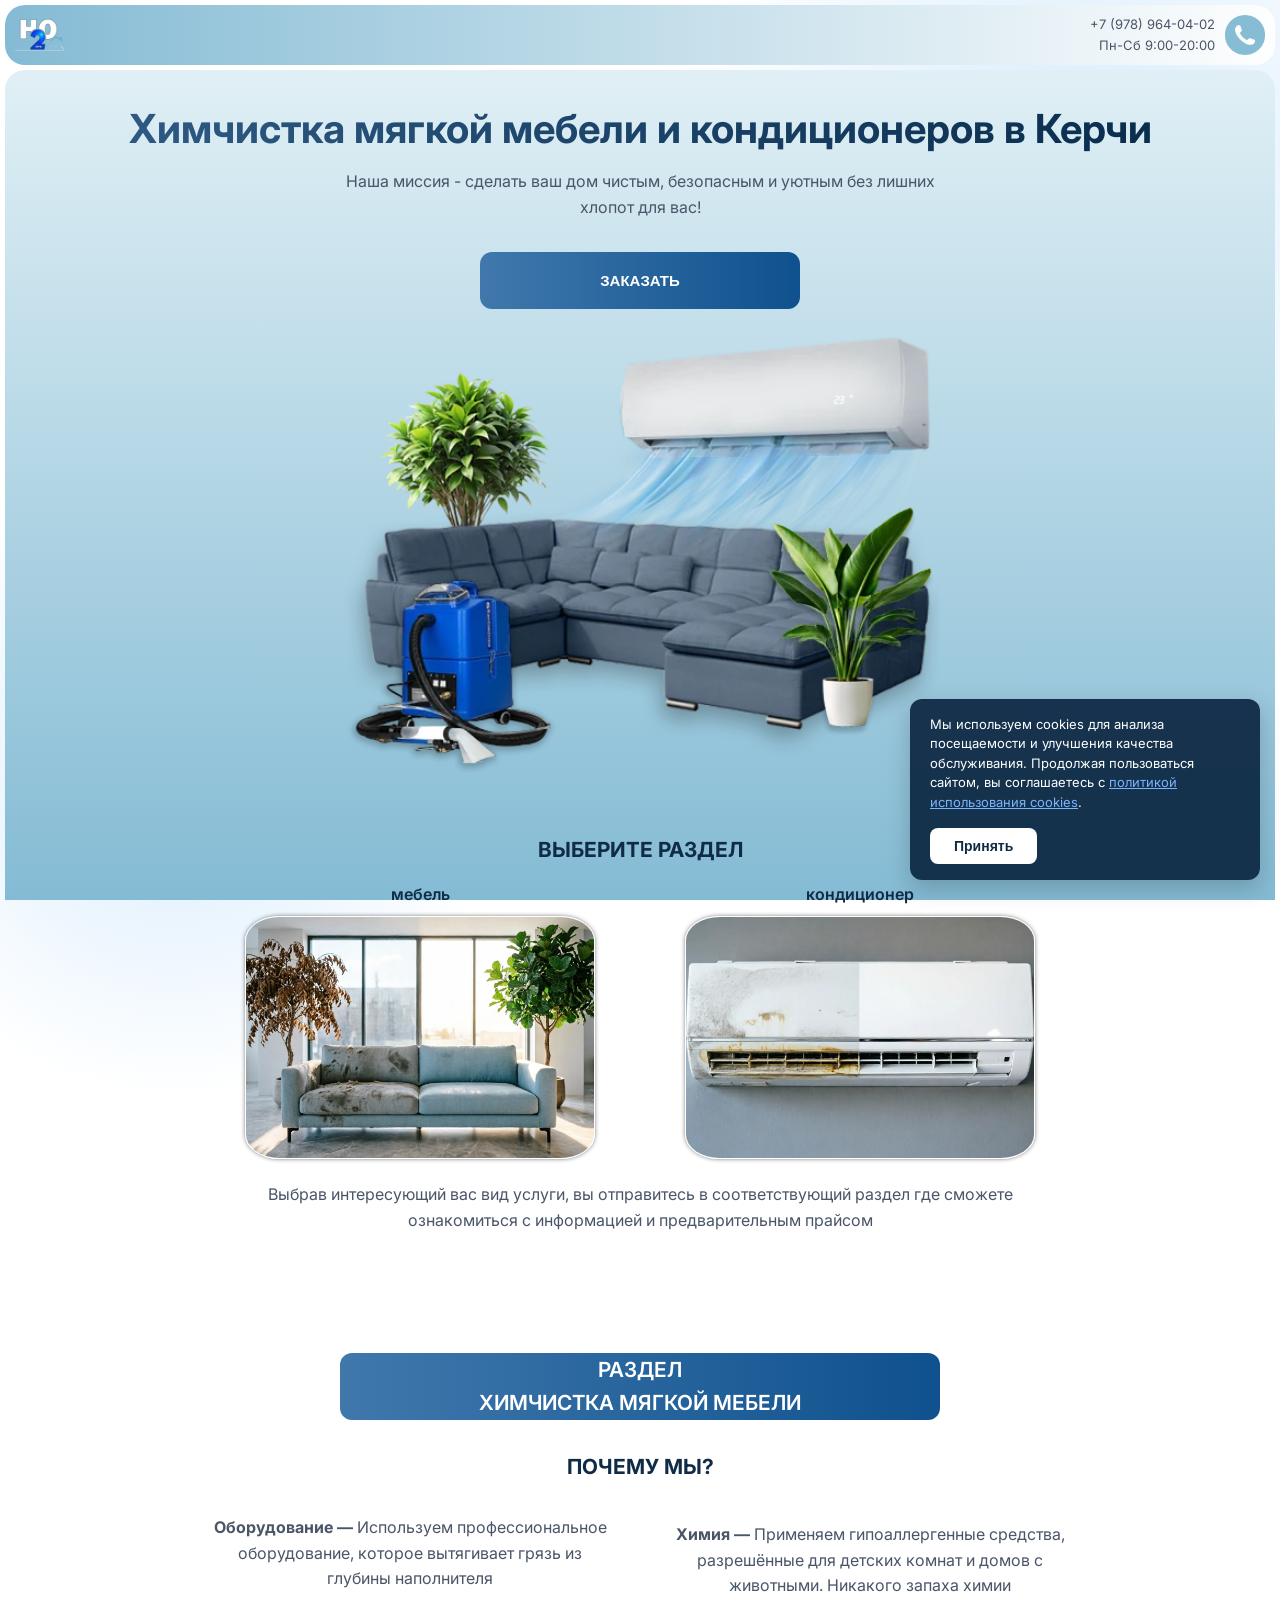
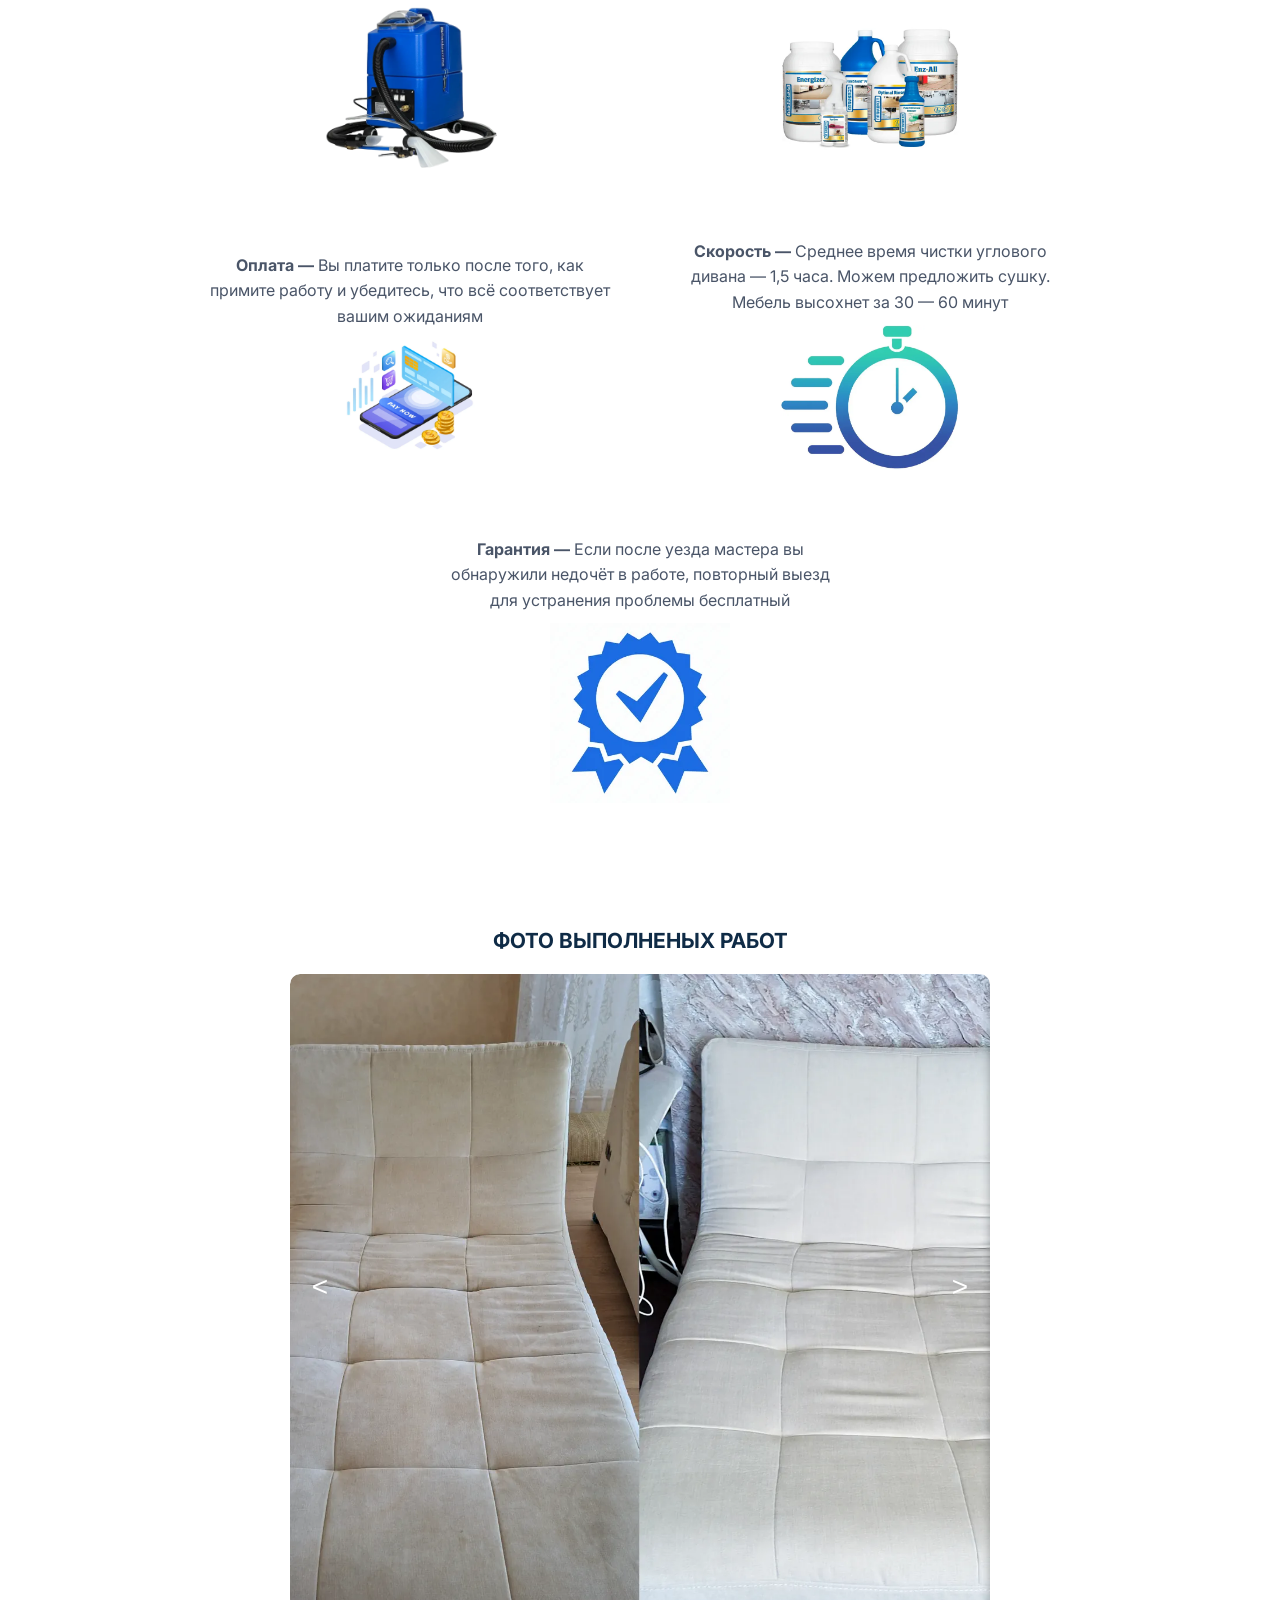
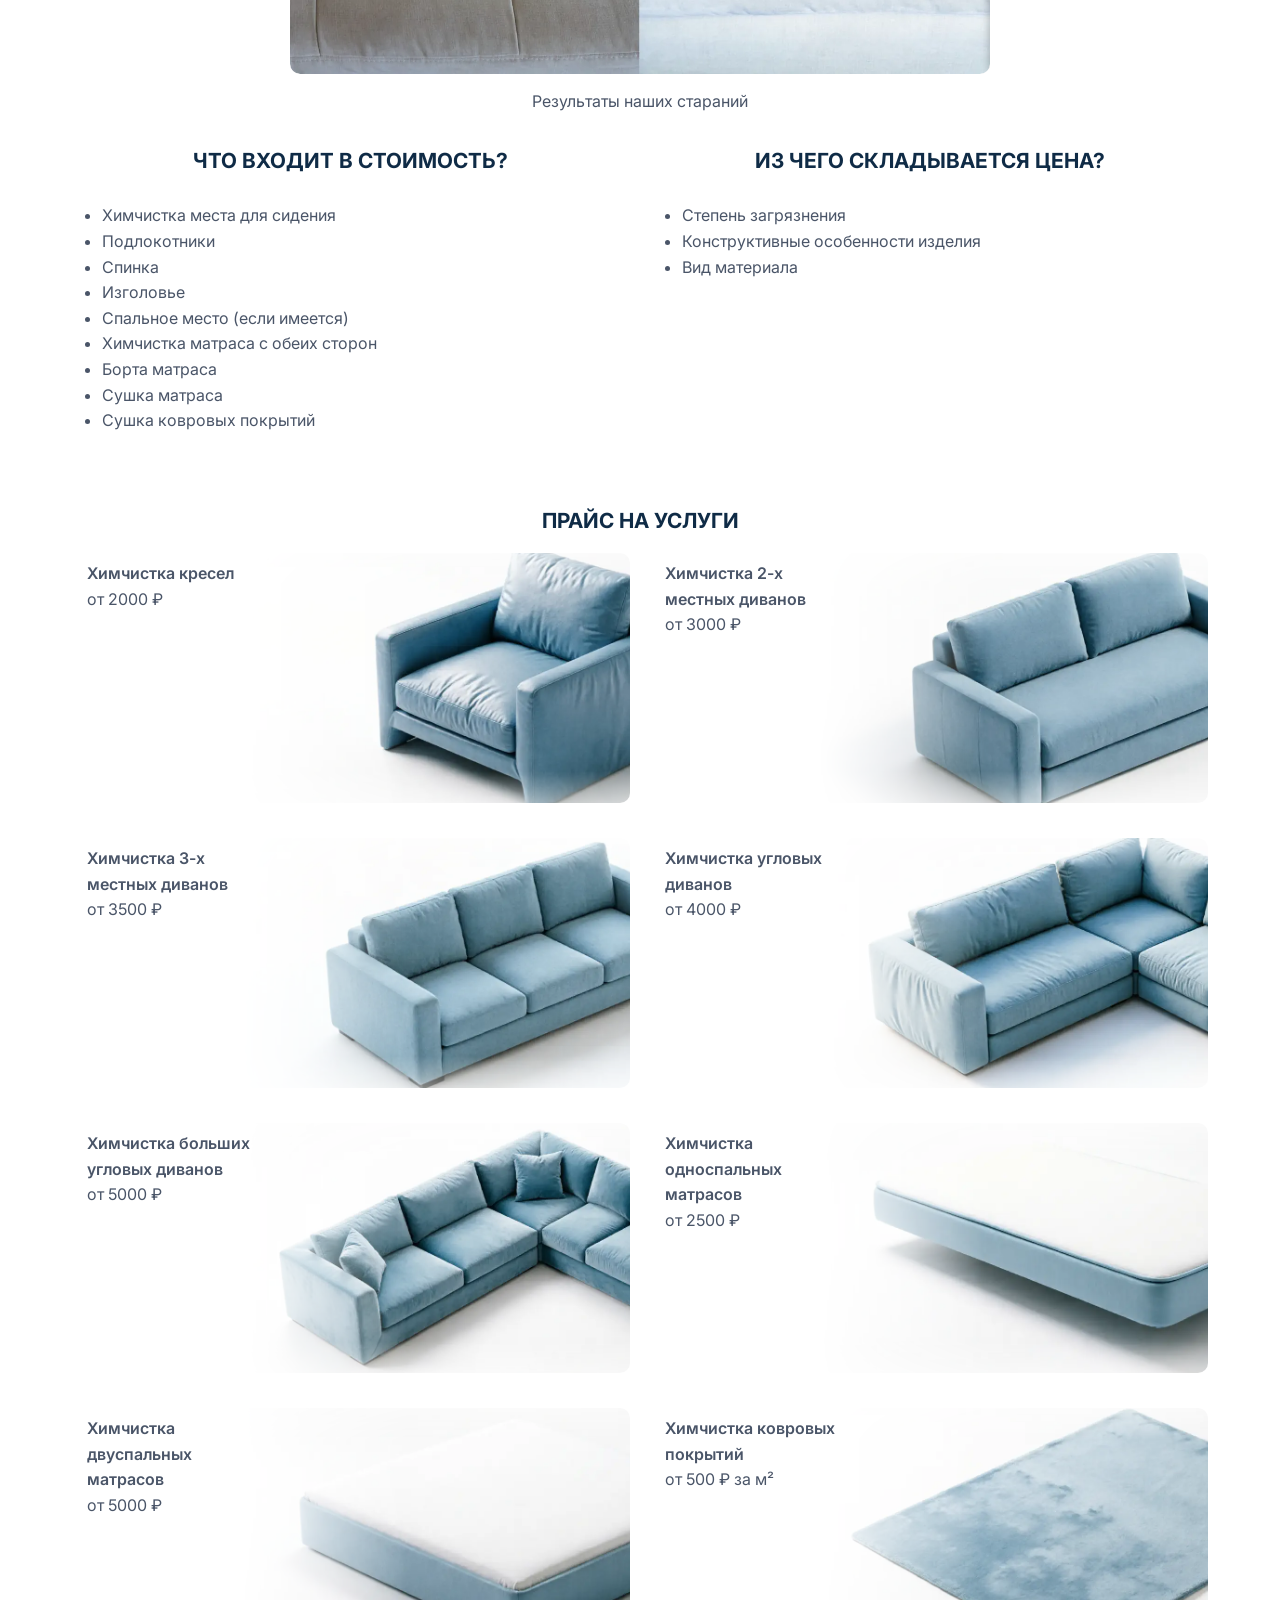
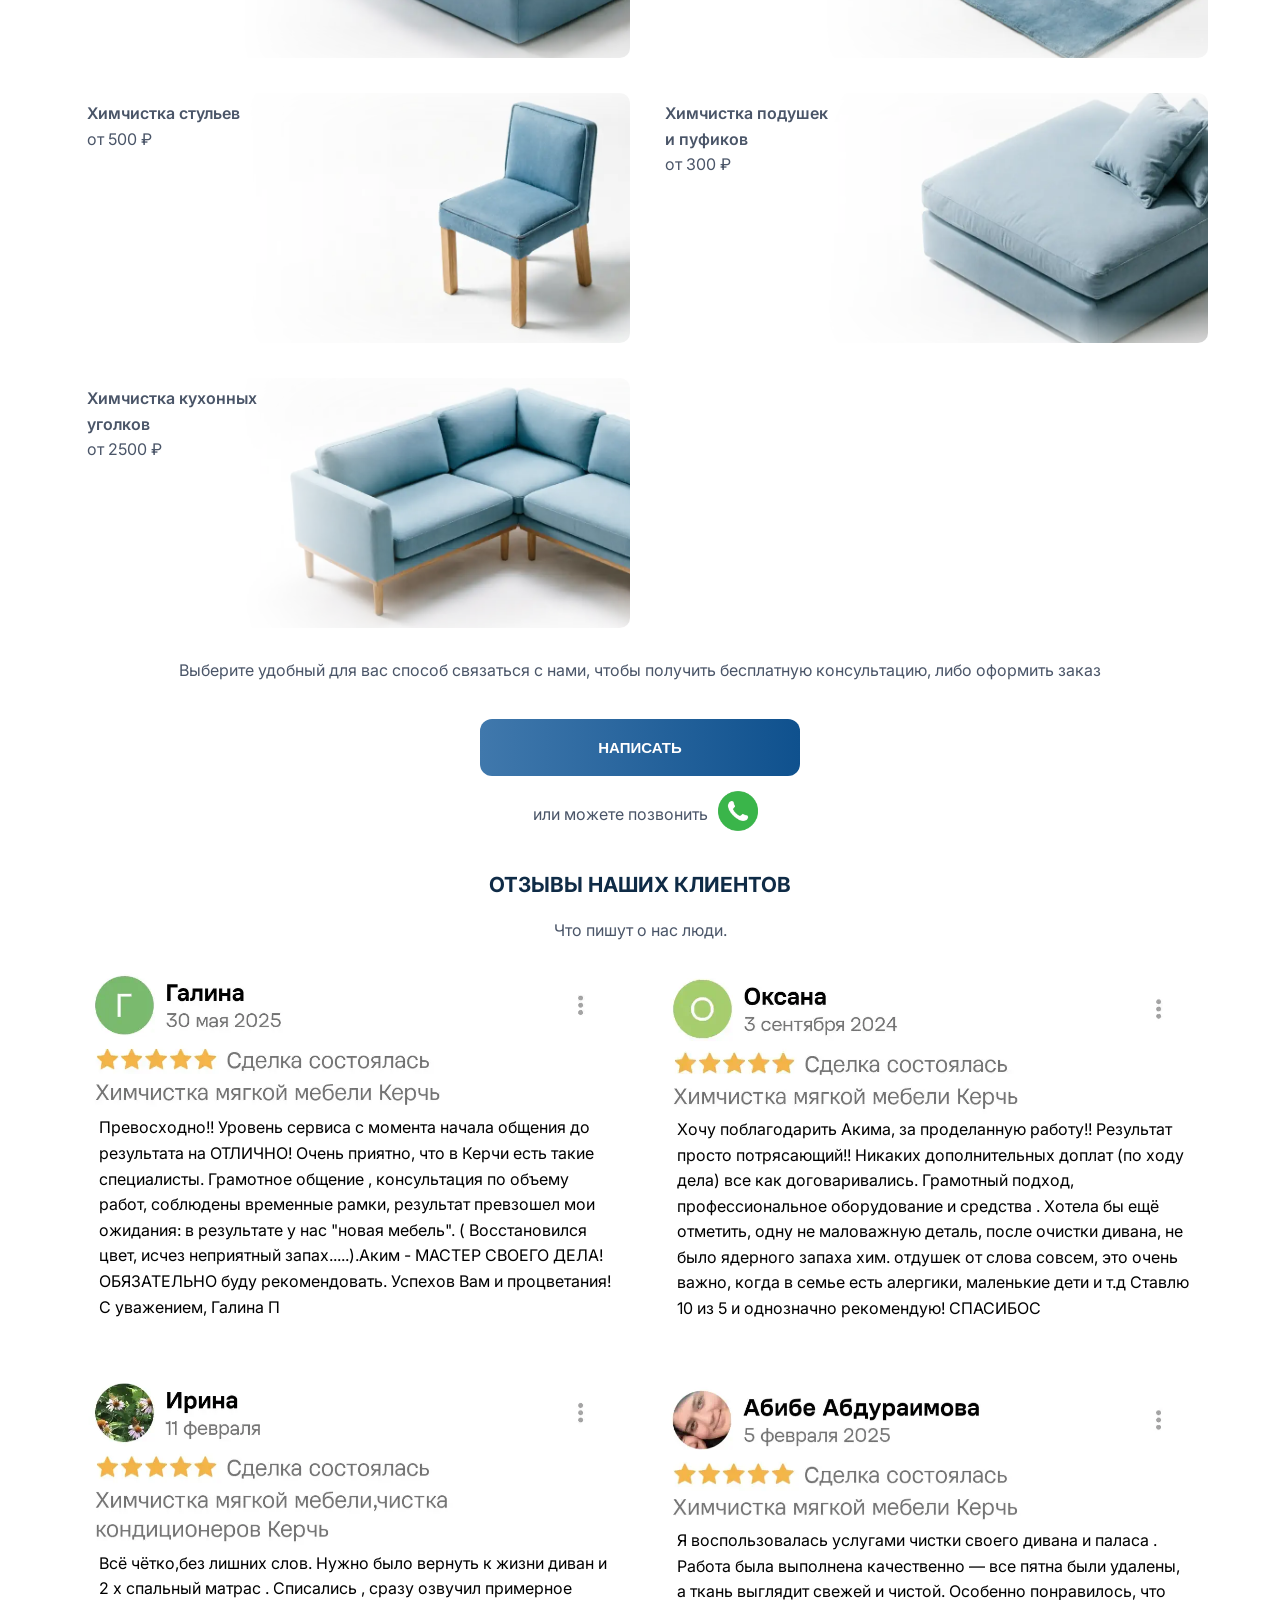
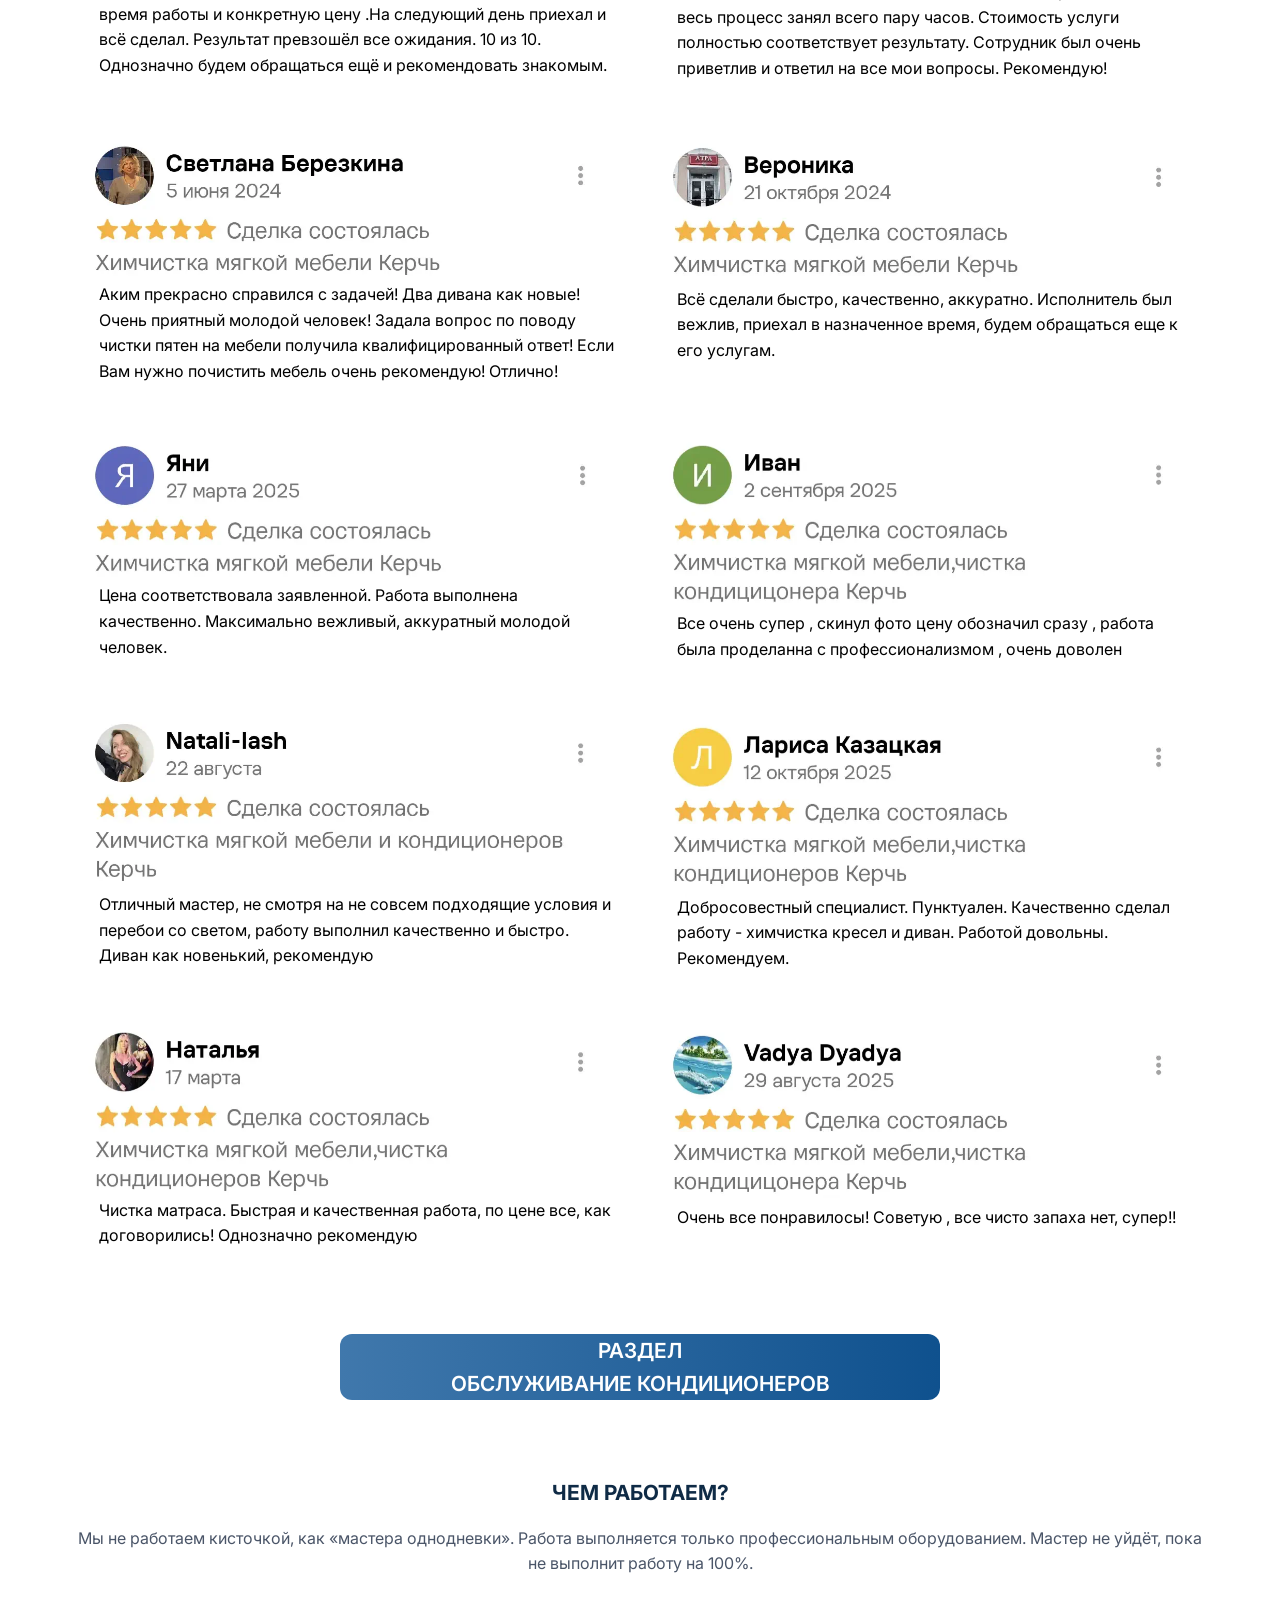
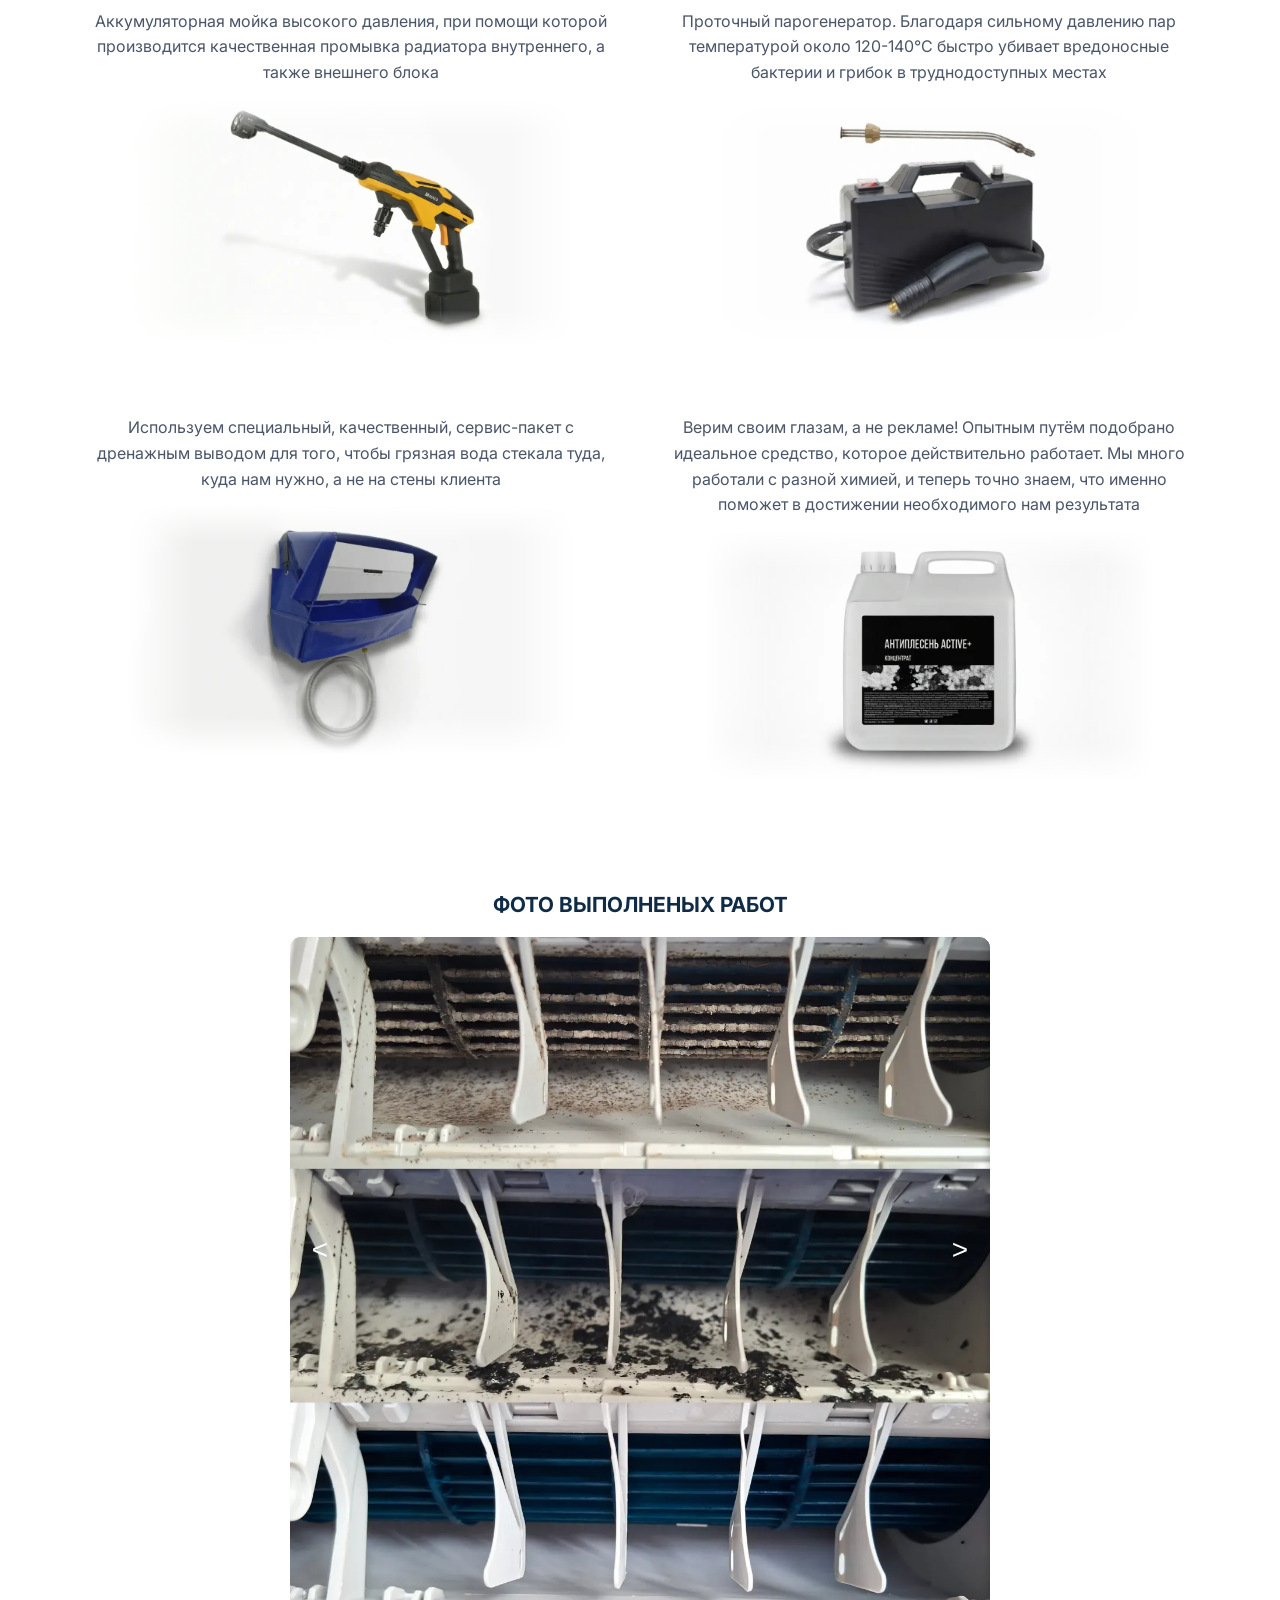
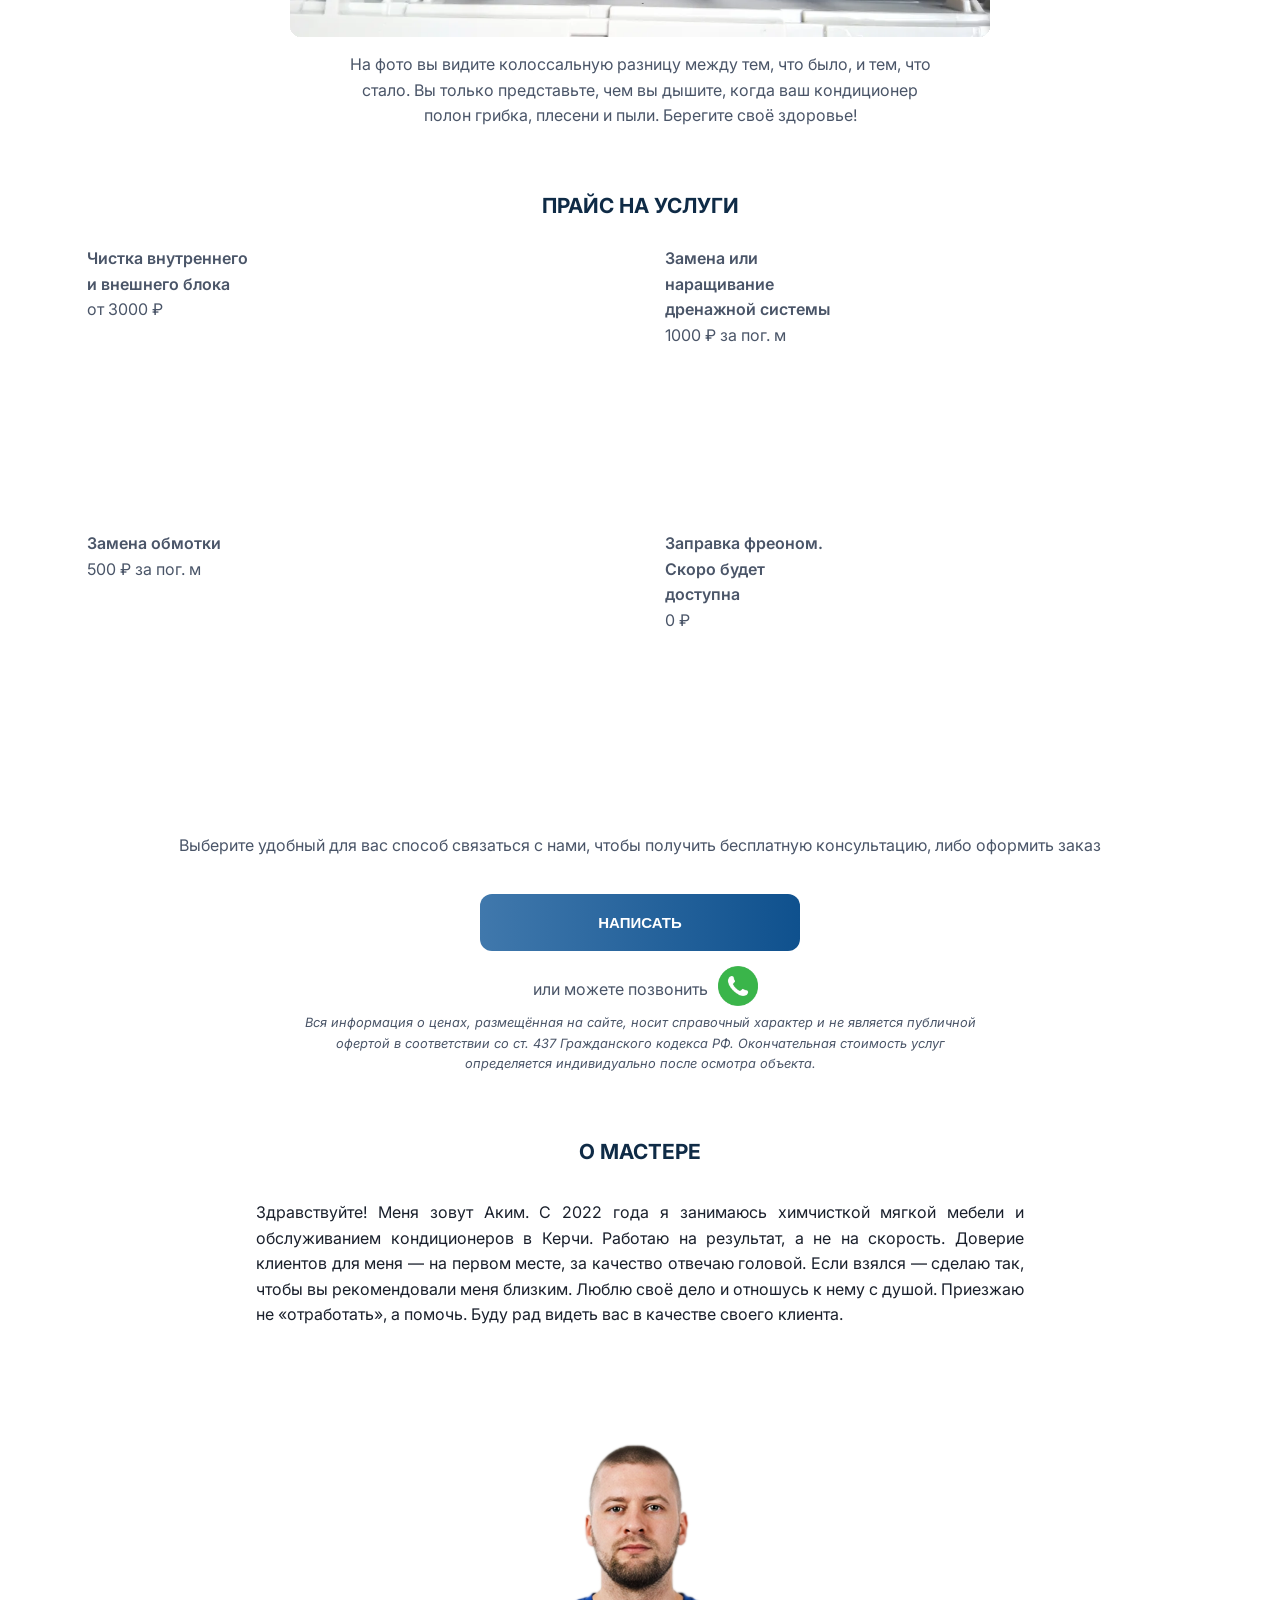
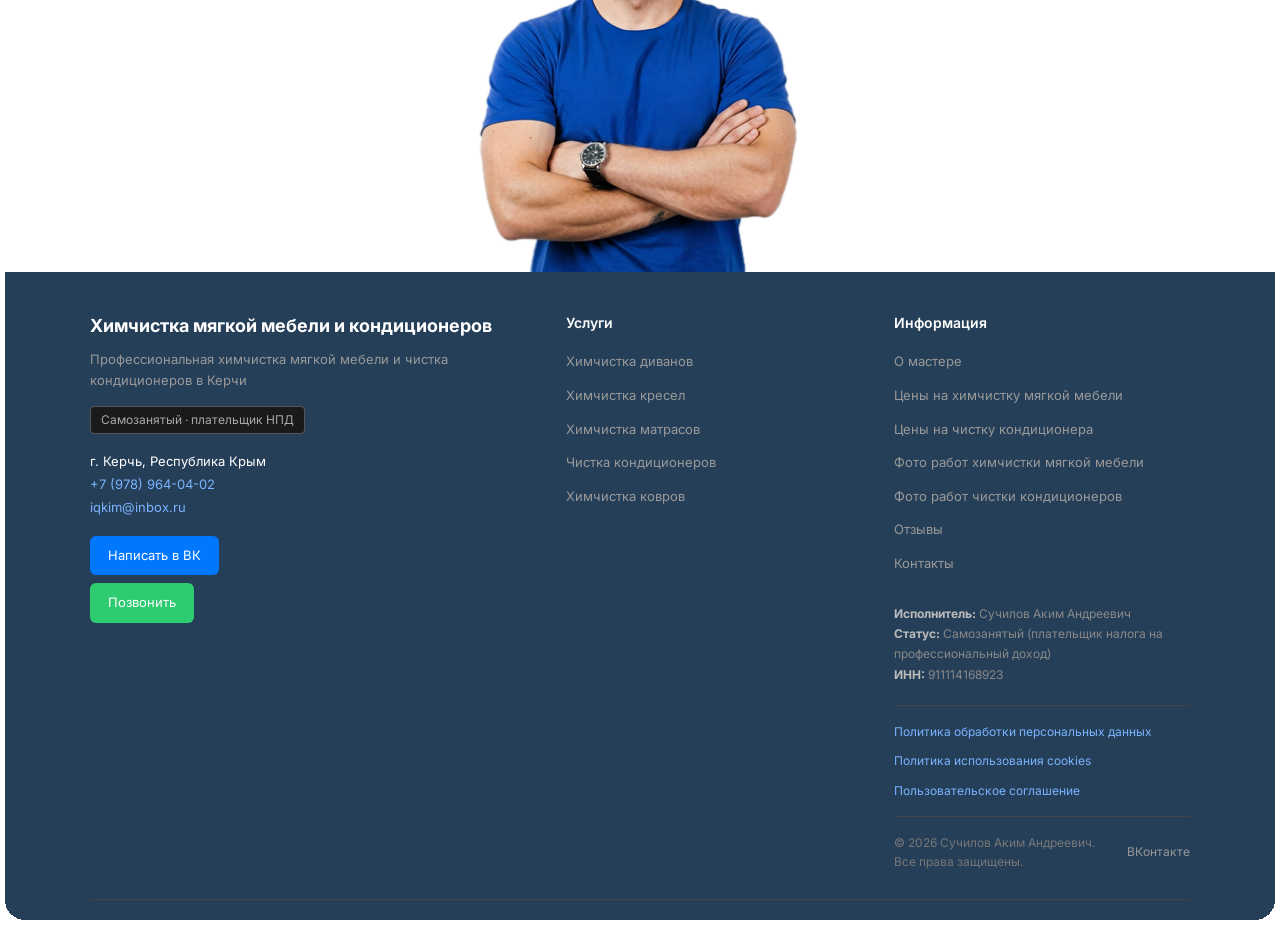
<file: index.html>
<!DOCTYPE html>
<html lang="ru">
<head>
    <meta charset="UTF-8">
    <meta name="viewport" content="width=device-width, initial-scale=1.0">

        <!-- Yandex.Metrika counter -->
    <script type="text/javascript">
        (function(m,e,t,r,i,k,a){
            m[i]=m[i]||function(){(m[i].a=m[i].a||[]).push(arguments)};
            m[i].l=1*new Date();
            for (var j = 0; j < document.scripts.length; j++) {if (document.scripts[j].src === r) { return; }}
            k=e.createElement(t),a=e.getElementsByTagName(t)[0],k.async=1,k.src=r,a.parentNode.insertBefore(k,a)
        })(window, document,'script','https://mc.yandex.ru/metrika/tag.js?id=113092019', 'ym');

        ym(113092019, 'init', {ssr:true, webvisor:true, clickmap:true, ecommerce:"dataLayer", referrer: document.referrer, url: location.href, accurateTrackBounce:true, trackLinks:true});
    </script>
    <noscript><div><img src="https://mc.yandex.ru/watch/113092019" style="position:absolute; left:-9999px;" alt="" /></div></noscript>
    <!-- /Yandex.Metrika counter -->
                    <!-- SEO -->
        <meta name="description" content="Химчистка мягкой мебели и кондиционеров в Керчи. Профессиональное оборудование, гипоаллергенная химия, гарантия. Выезд на дом. Звоните: +7 (978) 964-04-02">
        <meta name="keywords" content="химчистка мебели Керчь, химчистка дивана Керчь, чистка кондиционеров Керчь, химчистка мягкой мебели, химчистка на дому">
        <meta name="author" content="Сучилов Аким Андреевич">
        <meta name="robots" content="index, follow">

        <!-- Open Graph (для ВК, Telegram, WhatsApp, Instagram Direct) -->
        <meta property="og:title" content="Химчистка мягкой мебели и кондиционеров в Керчи">
        <meta property="og:description" content="Профессиональная химчистка мебели и кондиционеров. Гарантия качества. Звоните: +7 (978) 964-04-02">
        <meta property="og:type" content="website">
        <meta property="og:url" content="https://akimosiklife-maker.github.io/himchistka/">
        <meta property="og:image" content="https://akimosiklife-maker.github.io/himchistka/images/landing/osnova-fon.png">
        <meta property="og:image:width" content="1200">
        <meta property="og:image:height" content="630">
        <meta property="og:locale" content="ru_RU">

        <!-- Фавикон -->
        <link rel="icon" type="image/png" href="images/landing/logotip.png">
        <link rel="apple-touch-icon" href="images/landing/logotip.png">

    <title>Химчистка мебели и кондиционеров Керчь</title>
    <link rel="stylesheet" href="styles/style.css">
    <link href="https://fonts.googleapis.com/css2?family=Inter:wght@400;600;700&display=swap" rel="stylesheet">

    <meta name="yandex-verification" content="486da9155e62da5e" />

</head>
<body>



     <!-- САМЫЙ ВЕРХНИЙ БЛОК С ЛОГОТИПОМ И НОМЕРОМ -->

    <div class="head-info">
        <img class="header-logo" src="images/landing/logotip.png" alt="логотип фирмы h2o">

        <div class="phone-block">
            <p class="number">+7 (978) 964-04-02 <br>Пн-Сб 9:00-20:00</p>
            <a href="tel:+79789640402" class="call-btn">
                <img class="phone" src="images/landing/phone-icon.png" alt="иконка Позвонить">
            </a>
        </div>
    </div>



     <!-- БЛОК ЗАГОЛОВОК И ВИЗУАЛЬНОЙ НАЧИНКОЙ -->

    <div class="fon">
        <main class="container">
            <section class="hero">
                <h1>Химчистка мягкой мебели и кондиционеров в Керчи</h1>
                <p>Наша миссия - сделать ваш дом чистым, безопасным и уютным без лишних хлопот для вас!</p>
                <a href="https://vk.me/himchistka_kerch82">
                    <button class="btn-order">ЗАКАЗАТЬ</button>
                </a>
                <img class="hero-bg" src="images/landing/osnova-fon.webp" alt="Химчистка мягкой мебели и кондиционеров в Керчи — главная заставка">
            </section>
        </main>



        <!-- ВЫБОР РАЗДЕЛА УСЛУГИ -->

        <section class="section-content">
            <div class="container">
                <h2>ВЫБЕРИТЕ РАЗДЕЛ</h2>

                <div class="cards-row">
                    <a href="#him">
                        <div class="card-label">мебель</div>
                        <img class="card-img" src="images/landing/him.webp" alt="Химчистка мягкой мебели в Керчи">
                    </a>

                    <a href="#split">
                        <div class="card-label">кондиционер</div>
                        <img class="card-img" src="images/landing/split.webp" alt="Чистка кондиционеров в Керчи">
                    </a>
                </div>

                <p class="cards-row-title">Выбрав интересующий вас вид услуги, вы отправитесь в соответствующий раздел
                    где сможете ознакомиться с информацией и предварительным прайсом</p>
            </div>
        </section>



        <!-- ИНФОРМАЦИОННЫЙ БЛОК НАШИХ ПРЕИМУЩЕСТВ -->

        <section class="section-content">
            <div class="container">
                <h2 id="him">РАЗДЕЛ <br> ХИМЧИСТКА МЯГКОЙ МЕБЕЛИ</h2>

                <h2>ПОЧЕМУ МЫ?</h2>

                    <div class="opis-grid"> 
                        <div class="opis-card-him">
                            <p><span>Оборудование —</span> Используем профессиональное оборудование, которое вытягивает грязь из глубины наполнителя</p>
                            <img src="images/oborudivanie/sabrina.webp" alt="Профессиональный экстрактор Sabrina для химчистки мебели" loading="lazy">
                        </div>

                        <div class="opis-card-him">
                            <p><span>Химия —</span> Применяем гипоаллергенные средства, разрешённые для детских комнат и домов с животными. Никакого запаха химии</p>
                            <img src="images/oborudivanie/chemspec.webp" alt="Профессиональная химия для химчистки мебели" loading="lazy">
                        </div>

                        <div class="opis-card-him">
                            <p><span>Оплата —</span> Вы платите только после того, как примите работу и убедитесь, что всё соответствует вашим ожиданиям</p>
                            <img src="images/oborudivanie/oplata.webp" alt="Оплата после приёмки работы" loading="lazy">
                        </div>

                        <div class="opis-card-him">
                            <p><span>Скорость —</span> Среднее время чистки углового дивана — 1,5 часа. Можем предложить сушку. Мебель высохнет за 30 — 60 минут</p>
                            <img src="images/oborudivanie/speed.webp" alt="Быстрая химчистка мебели в Керчи" loading="lazy">
                        </div>

                        <div class="opis-card-him">
                            <p><span>Гарантия —</span> Если после уезда мастера вы обнаружили недочёт в работе, повторный выезд для устранения проблемы бесплатный</p>
                            <img src="images/oborudivanie/garant.webp" alt="Гарантия на химчистку мебели" loading="lazy">
                        </div>
                    </div>
            </div>
        </section>



        <!-- ГАЛЕРЕЯ С ФОТОГРАФИЯМИ ДО-ПОСЛЕ -->

        <section class="section-content">
            <div id="do-posle-him" class="container">
                <h2>ФОТО ВЫПОЛНЕНЫХ РАБОТ</h2>

                <div class="carousel">
                    <div class="carousel-track">
                        <img src="images/do-posle-him/img1.webp" alt="Угловой диван до и после химчистки в Керчи" loading="lazy">
                        <img src="images/do-posle-him/img2.webp" alt="Розовый стул до и после чистки" loading="lazy">
                        <img src="images/do-posle-him/img3.webp" alt="Голубой угловой диван после химчистки" loading="lazy">
                        <img src="images/do-posle-him/img4.webp" alt="Подлокотник дивана до и после чистки" loading="lazy">
                        <img src="images/do-posle-him/img5.webp" alt="Диван до и после химчистки" loading="lazy">
                        <img src="images/do-posle-him/img6.webp" alt="Диван с деревянными вставками после чистки" loading="lazy">
                        <img src="images/do-posle-him/img7.webp" alt="Угловой диван после пожара до и после химчистки" loading="lazy">
                        <img src="images/do-posle-him/img8.webp" alt="Бежевый угловой диван после химчистки" loading="lazy">
                        <img src="images/do-posle-him/img9.webp" alt="Кухонный стул до и после чистки" loading="lazy">
                        <img src="images/do-posle-him/img10.webp" alt="Двуспальный матрас до и после химчистки" loading="lazy">
                        <img src="images/do-posle-him/img11.webp" alt="Жёлтый диван до и после химчистки" loading="lazy">
                        <img src="images/do-posle-him/img12.webp" alt="Угловой диван до и после чистки" loading="lazy">
                        <img src="images/do-posle-him/img13.webp" alt="Банкетка до и после химчистки" loading="lazy">
                        <img src="images/do-posle-him/img14.webp" alt="Угловой диван после чистки от загрязнений животных" loading="lazy">
                        <img src="images/do-posle-him/img15.webp" alt="Диван-книжка до и после химчистки" loading="lazy">
                        <img src="images/do-posle-him/img16.webp" alt="Подлокотник кресла после чистки от следов ручки" loading="lazy">
                        <img src="images/do-posle-him/img17.webp" alt="Бежевый угловой диван до и после химчистки" loading="lazy">
                        <img src="images/do-posle-him/img18.webp" alt="Кухонный уголок до и после химчистки" loading="lazy">
                        <img src="images/do-posle-him/img19.webp" alt="Оранжевый кухонный уголок после чистки" loading="lazy">
                        <img src="images/do-posle-him/img20.webp" alt="Диван до и после химчистки после собаки" loading="lazy">
                    </div>

                    <button class="carousel-btn prev">&lt;</button>
                    <button class="carousel-btn next">&gt;</button>
                </div>

                <p class="commit-carousel">Результаты наших стараний</p>
            </div>



            <div class="container">

    <div class="price-lists-row">

        <div class="price-list-col">
            <div class="price-section-title">
                <h2>ЧТО ВХОДИТ В СТОИМОСТЬ?</h2>
            </div>
            <div class="list-block">
                <ul>
                    <li>Химчистка места для сидения</li>
                    <li>Подлокотники</li>
                    <li>Спинка</li>
                    <li>Изголовье</li>
                    <li>Спальное место (если имеется)</li>
                    <li>Химчистка матраса с обеих сторон</li>
                    <li>Борта матраса</li>
                    <li>Сушка матраса</li>
                    <li>Сушка ковровых покрытий</li>
                </ul>
            </div>
        </div>

        <div class="price-list-col">
            <div class="list-title">
                <h2>ИЗ ЧЕГО СКЛАДЫВАЕТСЯ ЦЕНА?</h2>
            </div>
            <div class="list-block">
                <ul>
                    <li>Степень загрязнения</li>
                    <li>Конструктивные особенности изделия</li>
                    <li>Вид материала</li>
                </ul>
            </div>
        </div>

    </div>

</div>



            <!-- РАЗДЕЛ ПРАЙСА НА ХИМЧИСТКУ -->

            <div class="price">
    <div id="price-him" class="container">
        <h2 class="price-zagolovok">ПРАЙС НА УСЛУГИ</h2>

        <div class="price-grid">
            <div id="armchair" class="price-card">
                <p><span>Химчистка кресел</span><br>от 2000 &#8381</p>
                <img src="images/price/armchair.webp" alt="Химчистка кресла в Керчи" loading="lazy">
            </div>

            <div id="sofa2" class="price-card">
                <p><span>Химчистка 2-х местных диванов</span><br>от 3000 &#8381</p>
                <img src="images/price/sofa2.webp" alt="Химчистка двухместного дивана в Керчи" loading="lazy">
            </div>

            <div class="price-card">
                <p><span>Химчистка 3-х местных диванов</span><br>от 3500 &#8381</p>
                <img src="images/price/sofa3.webp" alt="Химчистка трёхместного дивана в Керчи" loading="lazy">
            </div>

            <div class="price-card">
                <p><span>Химчистка угловых диванов</span><br>от 4000 &#8381</p>
                <img src="images/price/corner-sofa.webp" alt="Химчистка углового дивана в Керчи" loading="lazy">
            </div>

            <div class="price-card">
                <p><span>Химчистка больших угловых диванов</span><br>от 5000 &#8381</p>
                <img src="images/price/big-corner-sofa.webp" alt="Химчистка большого углового дивана в Керчи" loading="lazy">
            </div>

            <div id="mattress2" class="price-card">
                <p><span>Химчистка односпальных матрасов</span><br>от 2500 &#8381</p>
                <img src="images/price/mattress.webp" alt="Химчистка односпального матраса в Керчи" loading="lazy">
            </div>

            <div class="price-card">
                <p><span>Химчистка двуспальных матрасов</span><br>от 5000 &#8381</p>
                <img src="images/price/mattress2.webp" alt="Химчистка двуспального матраса в Керчи" loading="lazy">
            </div>

            <div id="carpet" class="price-card">
                <p><span>Химчистка ковровых покрытий</span><br>от 500 &#8381 за м²</p>
                <img src="images/price/carpet.webp" alt="Химчистка ковровых покрытий в Керчи" loading="lazy">
            </div>

            <div class="price-card">
                <p><span>Химчистка стульев</span><br>от 500 &#8381</p>
                <img src="images/price/chair.webp" alt="Химчистка стульев в Керчи" loading="lazy">
            </div>

            <div class="price-card">
                <p><span>Химчистка подушек и пуфиков</span><br>от 300 &#8381</p>
                <img src="images/price/pillows.webp" alt="Химчистка подушек и пуфиков в Керчи" loading="lazy">
            </div>

            <div class="price-card">
                <p><span>Химчистка кухонных уголков</span><br>от 2500 &#8381</p>
                <img src="images/price/kitchen-nook.webp" alt="Химчистка кухонного уголка в Керчи" loading="lazy">
            </div>
        </div>
    </div>
</div>

            <p class="na-vibor">Выберите удобный для вас способ связаться с нами, чтобы
                получить бесплатную консультацию,
                либо оформить заказ</p>

            <section class="hero">
                <a href="https://vk.me/himchistka_kerch82">
                    <button class="btn-order">НАПИСАТЬ</button>
                </a>
            </section>

            <div class="phone-cta">
                <p class="phone-cta-text">или можете позвонить</p>
                <a href="tel:+79789640402" class="call-btn">
                    <img class="phone" src="images/landing/phone-icon-green.png" alt="иконка позвонить" loading="lazy">
                </a>
            </div>



            <!-- РАЗДЕЛ ОТЗЫВЫ -->

            <section class="price">
    <div class="container">
        <h2 id="reviews" class="reviews-title">ОТЗЫВЫ НАШИХ КЛИЕНТОВ</h2>

        <p class="reviews-subtitle">Что пишут о нас люди.</p>

        <div class="reviews-grid">

            <div class="review-card">
                <img src="images/otziv/one.webp" alt="Галина. Сделка состоялась. оценка пять звезд из пяти" loading="lazy">
                <p>Превосходно!! Уровень сервиса с момента начала общения до результата на ОТЛИЧНО! Очень приятно, что в Керчи есть 
                    такие специалисты. Грамотное общение , консультация по объему работ, соблюдены временные рамки, результат превзошел 
                    мои ожидания: в результате у нас "новая мебель". ( Восстановился цвет, исчез неприятный запах.....).Аким - МАСТЕР СВОЕГО 
                    ДЕЛА!ОБЯЗАТЕЛЬНО буду рекомендовать. Успехов Вам и процветания! С уважением, Галина П</p>
            </div>

            <div class="review-card">
                <img src="images/otziv/two.webp" alt="Оксана. Сделка состоялась. оценка пять звезд из пяти" loading="lazy">
                <p>Хочу поблагодарить Акима, за проделанную работу!! Результат просто потрясающий!! Никаких дополнительных 
                    доплат (по ходу дела) все как договаривались. Грамотный подход, профессиональное оборудование и 
                    средства . Хотела бы ещё отметить, одну не маловажную деталь, после очистки дивана, не было ядерного 
                    запаха хим. отдушек от слова совсем, это очень важно, когда в семье есть алергики, маленькие дети и т.д 
                    Ставлю 10 из 5 и однозначно рекомендую! СПАСИБОС</p>
            </div>

            <div class="review-card">
                <img src="images/otziv/three.webp" alt="Ирина. Сделка состоялась. оценка пять звезд из пяти" loading="lazy">
                <p>Всё чётко,без лишних слов. Нужно было вернуть к жизни диван и 2 х спальный матрас . Списались , сразу озвучил 
                    примерное время работы и конкретную цену .На следующий день приехал и всё сделал. Результат превзошёл все ожидания. 
                    10 из 10. Однозначно будем обращаться ещё и рекомендовать знакомым.</p>
            </div>

            <div class="review-card">
                <img src="images/otziv/four.webp" alt="Абибе Абдураимова. Сделка состоялась. оценка пять звезд из пяти" loading="lazy">
                <p>Я воспользовалась услугами чистки своего дивана и паласа . Работа была выполнена качественно — все пятна были удалены, 
                    а ткань выглядит свежей и чистой. Особенно понравилось, что весь процесс занял всего пару часов. 
                    Стоимость услуги полностью соответствует результату. Сотрудник был очень приветлив и ответил на все 
                    мои вопросы. Рекомендую!</p>
            </div>

            <div class="review-card">
                <img src="images/otziv/five.webp" alt="Светлана Березкина. Сделка состоялась. оценка пять звезд из пяти" loading="lazy">
                <p>Аким прекрасно справился с задачей! Два дивана как новые! Очень приятный молодой человек! Задала вопрос по поводу 
                    чистки пятен на мебели получила квалифицированный ответ! Если Вам нужно почистить мебель очень рекомендую! Отлично!</p>
            </div>

            <div class="review-card">
                <img src="images/otziv/six.webp" alt="Вероника. Сделка состоялась. оценка пять звезд из пяти" loading="lazy">
                <p>Всё сделали быстро, качественно, аккуратно. Исполнитель был вежлив, приехал в назначенное время, 
                    будем обращаться еще к его услугам.</p>
            </div>

            <div class="review-card">
                <img src="images/otziv/seven.webp" alt="Яни. Сделка состоялась. оценка пять звезд из пяти" loading="lazy">
                <p>Цена соответствовала заявленной. Работа выполнена качественно. Максимально вежливый, аккуратный молодой человек.</p>
            </div>

            <div class="review-card">
                <img src="images/otziv/eight.webp" alt="Иван. Сделка состоялась. оценка пять звезд из пяти" loading="lazy">
                <p>Все очень супер , скинул фото цену обозначил сразу , работа была проделанна с профессионализмом , очень доволен</p>
            </div>

            <div class="review-card">
                <img src="images/otziv/nine.webp" alt="Натали Лаш. Сделка состоялась. оценка пять звезд из пяти" loading="lazy">
                <p>Отличный мастер, не смотря на не совсем подходящие условия и перебои со светом, работу выполнил качественно и 
                    быстро. Диван как новенький, рекомендую</p>
            </div>

            <div class="review-card">
                <img src="images/otziv/ten.webp" alt="Лариса Казыцкая. Сделка состоялась. оценка пять звезд из пяти" loading="lazy">
                <p>Добросовестный специалист. Пунктуален. Качественно сделал работу - химчистка кресел и диван. Работой довольны. Рекомендуем.</p>
            </div>

            <div class="review-card">
                <img src="images/otziv/eleven.webp" alt="Натали. Сделка состоялась. оценка пять звезд из пяти" loading="lazy">
                <p>Чистка матраса. Быстрая и качественная работа, по цене все, как договорились! Однозначно рекомендую</p>
            </div>

            <div class="review-card">
                <img src="images/otziv/twelve.webp" alt="Вадим. Сделка состоялась. оценка пять звезд из пяти" loading="lazy">
                <p>Очень все понравилосы! Советую , все чисто запаха нет, супер!!</p>
            </div>

        </div>
    </div>
</section>



            <!-- РАЗДЕЛ ЧИСТКА КОНДИЦИОНЕРОВ -->

            <div class="container">
                <h2 id="split">РАЗДЕЛ <br> ОБСЛУЖИВАНИЕ КОНДИЦИОНЕРОВ</h2>



                <!-- ИСПОЛЬЗУЕМОЕ ОБОРУДОВАНИЕ -->

                <div class="split-equipment">
    <div class="split-container">
        <h2 class="split-title">ЧЕМ РАБОТАЕМ?</h2>

        <p class="split-subtitle">Мы не работаем кисточкой, как «мастера однодневки». Работа выполняется только 
            профессиональным оборудованием. Мастер не уйдёт, пока не выполнит работу на 100%.</p>

        <div class="split-grid">

            <div class="split-card">
                <p>Аккумуляторная мойка высокого давления, при помощи которой
                    производится качественная промывка радиатора внутреннего, а также
                    внешнего блока</p>
                <img src="images/oborudivanie/voda.webp" alt="Аккумуляторная мойка высокого давления для промывки радиаторов кондиционера" loading="lazy">
            </div>

            <div class="split-card">
                <p>Проточный парогенератор. Благодаря сильному давлению пар температурой
                    около 120-140&deg;C быстро убивает вредоносные бактерии и грибок в труднодоступных
                    местах</p>
                <img src="images/oborudivanie/par.webp" alt="Проточный парогенератор выдаваемый температуру 120-140 градусов" loading="lazy">
            </div>

            <div class="split-card">
                <p>Используем специальный, качественный, сервис-пакет с дренажным выводом для того, чтобы
                    грязная вода стекала туда, куда нам нужно, а не на стены клиента</p>
                <img src="images/oborudivanie/vanna.webp" alt="Сервис-пакет для обслуживания кондиционеров" loading="lazy">
            </div>

            <div class="split-card">
                <p>Верим своим глазам, а не рекламе! Опытным путём подобрано идеальное средство, которое действительно работает. Мы много
                    работали с разной химией, и теперь точно знаем, что именно поможет в достижении
                    необходимого нам результата</p>
                <img src="images/oborudivanie/rast.webp" alt="Средство для устранения сложных загрязнений, грибка и плесени" loading="lazy">
            </div>

        </div>
    </div>
</div>



                <!--ФОТО ДО-ПОСЛЕ КОНДИЦИОНЕРЫ-->

                <section class="section-content">
                    <div id="do-posle-split" class="container">
                        <h2>ФОТО ВЫПОЛНЕНЫХ РАБОТ</h2>

                        <div class="carousel">
                            <div class="carousel-track">
                                <img src="images/do-posle-split/img1.webp" alt="Кондиционер до и после чистки в Керчи" loading="lazy">
                                <img src="images/do-posle-split/img2.webp" alt="Кондиционер с плесенью до и после чистки" loading="lazy">
                                <img src="images/do-posle-split/img3.webp" alt="Барабан кондиционера с грибком до и после чистки" loading="lazy">
                                <img src="images/do-posle-split/img4.webp" alt="Радиатор кондиционера до и после чистки" loading="lazy">
                                <img src="images/do-posle-split/img5.webp" alt="Кондиционер до и после обслуживания" loading="lazy">
                                <img src="images/do-posle-split/img6.webp" alt="Радиатор и барабан кондиционера после чистки" loading="lazy">
                                <img src="images/do-posle-split/img7.webp" alt="Запылённый радиатор кондиционера после чистки" loading="lazy">
                                <img src="images/do-posle-split/img8.webp" alt="Барабан кондиционера с плесенью после чистки" loading="lazy">
                                <img src="images/do-posle-split/img9.webp" alt="Забитый радиатор кондиционера после чистки" loading="lazy">
                                <img src="images/do-posle-split/img10.webp" alt="Радиатор и барабан кондиционера после чистки от плесени" loading="lazy">
                            </div>

                            <button class="carousel-btn prev">&lt;</button>
                            <button class="carousel-btn next">&gt;</button>
                        </div>

                        <p class="commit-carousel">На фото вы видите колоссальную разницу между тем, что было, 
                            и тем, что стало. Вы только представьте, чем вы дышите, когда ваш кондиционер 
                            полон грибка, плесени и пыли. Берегите своё здоровье! 
                        </p>
                    </div>
                </section>



                <!--ПРАЙС ЧИСТКА КОНДИЦИОНЕРОВ-->

                <section class="price">
    <div id="price-container" class="container">
        <h2 id="price-split" class="price-zagolovok">ПРАЙС НА УСЛУГИ</h2>

        <div class="price-grid">

            <div class="price-card">
                <p><span>Чистка внутреннего и внешнего блока</span><br>от 3000 &#8381</p>
                <img src="images/price/split.webp" alt="Чистка кондиционера в Керчи" loading="lazy">
            </div>

            <div class="price-card">
                <p><span>Замена или наращивание дренажной системы</span><br>1000 &#8381 за&nbsp;пог.&nbsp;м</p>
                <img src="images/price/truba.webp" alt="Замена дренажной системы кондиционера" loading="lazy">
            </div>

            <div class="price-card">
                <p><span>Замена обмотки</span><br>500 &#8381 за&nbsp;пог.&nbsp;м</p>
                <img src="images/price/obmotka.webp" alt="Замена обмотки трубы кондиционера" loading="lazy">
            </div>

            <div class="price-card">
                <p><span>Заправка фреоном. Скоро будет доступна</span><br>0 &#8381</p>
                <img src="images/price/frion.webp" alt="Заправка кондиционера фреоном" loading="lazy">
            </div>

        </div>
    </div>
</section>
            </div>
        </section>

        <p class="na-vibor">Выберите удобный для вас способ связаться с нами, чтобы
                получить бесплатную консультацию,
                либо оформить заказ</p>

            <section class="hero">
                <a href="https://vk.me/himchistka_kerch82">
                    <button class="btn-order">НАПИСАТЬ</button>
                </a>
            </section>

            <div class="phone-cta">
                <p class="phone-cta-text">или можете позвонить</p>
                <a href="tel:+79789640402" class="call-btn">
                    <img class="phone" src="images/landing/phone-icon-green.png" alt="иконка позвонить" loading="lazy">
                </a>
            </div>
       
                <p id="oferta">Вся информация о ценах, размещённая 
                на сайте, носит справочный характер и не является публичной офертой 
                в соответствии со ст. 437 Гражданского кодекса РФ. Окончательная стоимость 
                услуг определяется индивидуально после осмотра объекта.</p>



                <!--РАЗДЕЛ О МАСТЕРЕ-->

                <section class="section-content">
                    <div class="container">
                            <h2 id="master" class="master-zagolovok">О МАСТЕРЕ</h2>
                        
                            <div class="about-master">
                                <div class="master-text">
                                    <p>Здравствуйте! Меня зовут Аким. С 2022 года я занимаюсь химчисткой мягкой мебели и обслуживанием кондиционеров в Керчи.
                                    Работаю на результат, а не на скорость.                                    
                                    Доверие клиентов для меня — на первом месте, за качество отвечаю головой. 
                                    Если взялся — сделаю так, чтобы вы рекомендовали меня близким.
                                    Люблю своё дело и отношусь к нему с душой. Приезжаю не «отработать», а помочь.
                                    Буду рад видеть вас в качестве своего клиента.</p>
                                </div>
                            </div>
                    </div>
                </section>

                <div class="foto-me">
                    <img src="images/landing/foto-me.png" alt="Аким - мастер по химчистке мягкой мебели и чистке кондиционеров в Керчи" loading="lazy">     
                </div>



                <!-- ПОДВАЛ С ДОКУМЕНТАМИ В СООТВЕТСТВИИ С ЗАКОНОДАТЕЛЬСТВОМ РФ -->

                <footer>
                    <div id="footer-grid-contact" class="footer-grid">
                    
                        <!-- Колонка 1: Бренд + контакты -->
                    
                        <div class="footer-col footer-brand">
                            <div class="logo">Химчистка мягкой мебели и кондиционеров</div>
                            <div class="tagline">Профессиональная химчистка мягкой мебели и чистка кондиционеров в Керчи</div>
                            <div class="status">Самозанятый · плательщик НПД</div>

                                <div class="contacts-block">
                                    <div>г. Керчь, Республика Крым</div>
                                    <div><a href="tel:+79789640402">+7 (978) 964-04-02</a></div>
                                    <div><a href="mailto:iqkim@inbox.ru">iqkim@inbox.ru</a></div>
                                        
                                        <div style="margin-top:12px">
                                            <a href="https://vk.ru/himchistka_kerch82" class="btn-vk" target="_blank" rel="noopener">Написать в ВК</a>
                                        </div>

                                            <div>
                                                <a href="tel:+79789640402" class="btn-call">Позвонить</a>
                                            </div>
                                </div>
                        </div>

                        <!-- Колонка 2: Услуги -->
                        
                        <div class="footer-col">
                            
                            <h4>Услуги</h4>
                                <ul>
                                    <li><a href="#sofa2">Химчистка диванов</a></li>
                                    <li><a href="#armchair">Химчистка кресел</a></li>
                                    <li><a href="#mattress2">Химчистка матрасов</a></li>
                                    <li><a href="#split">Чистка кондиционеров</a></li>
                                    <li><a href="#carpet">Химчистка ковров</a></li>
                                </ul>
                        </div>

                        <!-- Колонка 3: Информация -->
                
                        <div class="footer-col">
                            
                            <h4>Информация</h4>
                                <ul>
                                    <li><a href="#master">О мастере</a></li>
                                    <li><a href="#price-him">Цены на химчистку мягкой мебели</a></li>
                                    <li><a href="#price-split">Цены на чистку кондиционера</a></li>
                                    <li><a href="#do-posle-him">Фото работ химчистки мягкой мебели</a></li>
                                    <li><a href="#do-posle-split">Фото работ чистки кондиционеров</a></li>
                                    <li><a href="#reviews">Отзывы</a></li>
                                    <li><a href="#footer-grid-contact">Контакты</a></li>
                                </ul>

                            <!-- Юридическая информация -->
            
                            <div class="legal-info">
                                <div><strong>Исполнитель:</strong> Сучилов Аким Андреевич</div>
                                <div><strong>Статус:</strong> Самозанятый (плательщик налога на профессиональный доход)</div>
                                <div><strong>ИНН:</strong> 911114168923</div>
                            </div>

                            <!-- Ссылки на правовые документы -->
                
                            <div class="legal-links">
                                <a href="legal/privacy.html">Политика обработки персональных данных</a>
                                <a href="legal/cookies.html">Политика использования cookies</a>
                                <a href="legal/terms.html">Пользовательское соглашение</a>
                            </div>

                            <!-- Нижняя строка -->
                
                            <div class="footer-bottom">
                                <div>© 2026 Сучилов Аким Андреевич. Все права защищены.</div>
                                    <div>
                                        <a href="https://vk.ru/himchistka_kerch82" target="_blank" rel="noopener">ВКонтакте</a>
                                    </div>
                            </div>
                        </div>
                </footer>
    </div>



                    <!-- ВОЗВРАЩЕНИЕ К НАЧАЛУ СТРАНИЦЫ -->

                        <a href="#" class="scroll-top" id="scrollTop">↑</a>



                    <!-- Плашка про cookies -->

                        <div class="cookie-banner" id="cookieBanner">
                            <p class="cookie-text">
                                Мы используем cookies для анализа посещаемости и улучшения качества
                                обслуживания. Продолжая пользоваться сайтом, вы соглашаетесь с 
                                <a href="legal/cookies.html">политикой использования cookies</a>.
                            </p>
                            <button class="cookie-btn" id="cookieAccept">Принять</button>
                        </div>



                    <!-- СКРИПТ ДЛЯ КНОПКИ ВОЗВРАТА -->

<script>
    const scrollBtn = document.querySelector('.scroll-top');

        window.addEventListener('scroll', () => {
            if (window.scrollY > 500) {
                scrollBtn.classList.add('visible');
            } else {
        scrollBtn.classList.remove('visible');
        }
    });
</script>



                <!-- СКРИПТ ДЛЯ ГАЛЕРЕИ ФОТО ДО-ПОСЛЕ -->

<script>
  document.querySelectorAll('.carousel').forEach((carousel) => {
    const track = carousel.querySelector('.carousel-track');
    const images = carousel.querySelectorAll('.carousel-track img');
    const prevBtn = carousel.querySelector('.carousel-btn.prev');
    const nextBtn = carousel.querySelector('.carousel-btn.next');

    let index = 0;

    function update() {
      track.style.transform = `translateX(-${index * 100}%)`;
    }

    nextBtn.addEventListener('click', () => {
      index++;
      if (index >= images.length) index = 0;
      update();
    });

    prevBtn.addEventListener('click', () => {
      index--;
      if (index < 0) index = images.length - 1;
      update();
    });

    let startX = 0;
    let isDragging = false;

    track.addEventListener('touchstart', (e) => {
      startX = e.touches[0].clientX;
      isDragging = true;
    });

    track.addEventListener('touchend', (e) => {
      if (!isDragging) return;
      const endX = e.changedTouches[0].clientX;
      const diff = startX - endX;

      if (diff > 50) {
        index++;
        if (index >= images.length) index = 0;
        update();
      } else if (diff < -50) {
        index--;
        if (index < 0) index = images.length - 1;
        update();
      }
      isDragging = false;
    });
  });
</script>


<script>
    const cookieBanner = document.getElementById('cookieBanner');
    const cookieAccept = document.getElementById('cookieAccept');

    if (!localStorage.getItem('cookieAccepted')) {
        setTimeout(() => {
            cookieBanner.classList.add('show');
        }, 1000);
    }

    cookieAccept.addEventListener('click', () => {
        cookieBanner.classList.remove('show');
        localStorage.setItem('cookieAccepted', 'true');
    });
</script>


</body>
</html>
</file>
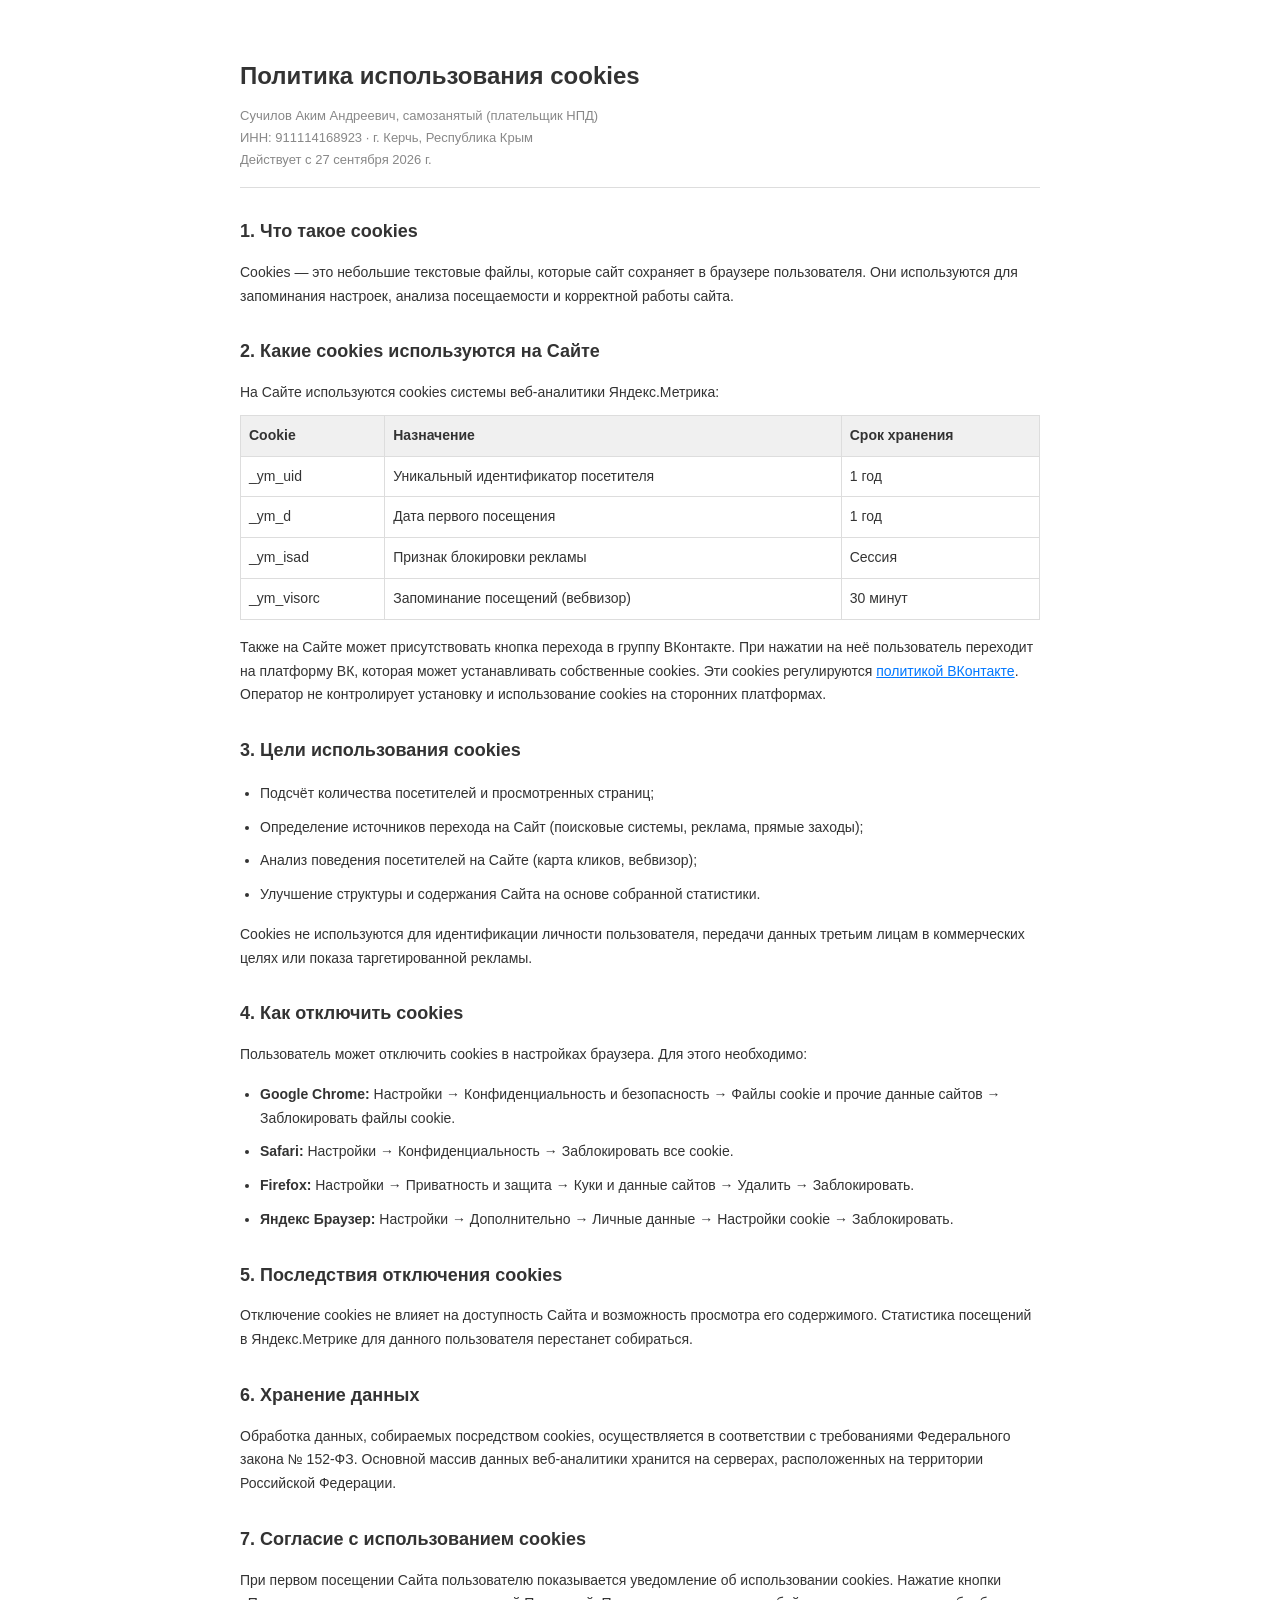
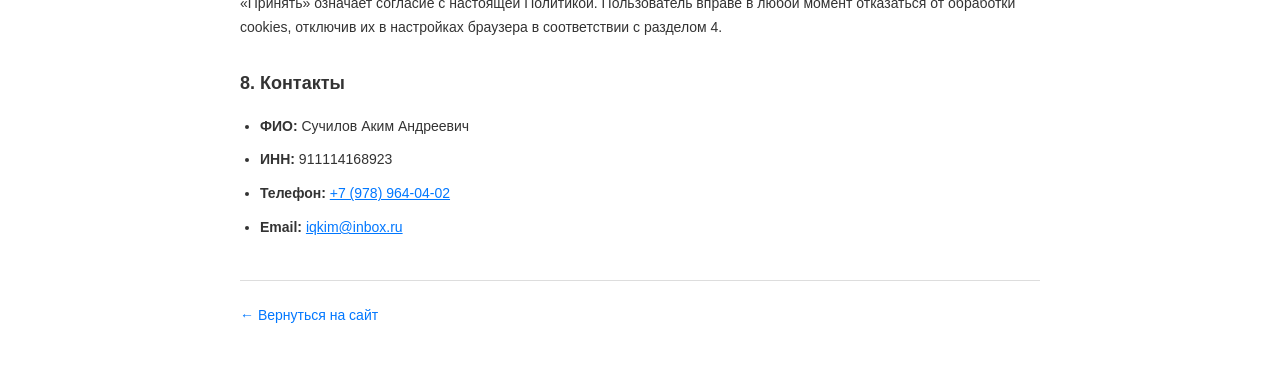
<file: legal/cookies.html>
<!DOCTYPE html>
<html lang="ru">
<head>
<meta charset="UTF-8">
<meta name="viewport" content="width=device-width, initial-scale=1.0">
<title>Политика использования cookies</title>
<style>
  body { font-family: -apple-system, BlinkMacSystemFont, 'Segoe UI', Roboto, sans-serif; max-width: 800px; margin: 0 auto; padding: 40px 20px; color: #333; line-height: 1.7; }
  h1 { font-size: 24px; margin-bottom: 8px; }
  h2 { font-size: 18px; margin: 28px 0 12px; }
  p, li { font-size: 14px; margin-bottom: 10px; }
  ul, ol { padding-left: 20px; margin-bottom: 16px; }
  .meta { color: #888; font-size: 13px; margin-bottom: 24px; padding-bottom: 16px; border-bottom: 1px solid #ddd; }
  a { color: #0077ff; }
  .back { margin-top: 40px; padding-top: 20px; border-top: 1px solid #ddd; }
  .back a { text-decoration: none; font-size: 14px; }
</style>
</head>
<body>

<h1>Политика использования cookies</h1>
<div class="meta">
  Сучилов Аким Андреевич, самозанятый (плательщик НПД)<br>
  ИНН: 911114168923 · г. Керчь, Республика Крым<br>
  Действует с 27 сентября 2026 г.
</div>

<h2>1. Что такое cookies</h2>
<p>Cookies — это небольшие текстовые файлы, которые сайт сохраняет в браузере пользователя. Они используются для запоминания настроек, анализа посещаемости и корректной работы сайта.</p>

<h2>2. Какие cookies используются на Сайте</h2>
<p>На Сайте используются cookies системы веб-аналитики Яндекс.Метрика:</p>
<table style="width:100%; border-collapse:collapse; margin-bottom:16px; font-size:14px;">
  <tr style="background:#f0f0f0;">
    <th style="text-align:left; padding:8px; border:1px solid #ddd;">Cookie</th>
    <th style="text-align:left; padding:8px; border:1px solid #ddd;">Назначение</th>
    <th style="text-align:left; padding:8px; border:1px solid #ddd;">Срок хранения</th>
  </tr>
  <tr>
    <td style="padding:8px; border:1px solid #ddd;">_ym_uid</td>
    <td style="padding:8px; border:1px solid #ddd;">Уникальный идентификатор посетителя</td>
    <td style="padding:8px; border:1px solid #ddd;">1 год</td>
  </tr>
  <tr>
    <td style="padding:8px; border:1px solid #ddd;">_ym_d</td>
    <td style="padding:8px; border:1px solid #ddd;">Дата первого посещения</td>
    <td style="padding:8px; border:1px solid #ddd;">1 год</td>
  </tr>
  <tr>
    <td style="padding:8px; border:1px solid #ddd;">_ym_isad</td>
    <td style="padding:8px; border:1px solid #ddd;">Признак блокировки рекламы</td>
    <td style="padding:8px; border:1px solid #ddd;">Сессия</td>
  </tr>
  <tr>
    <td style="padding:8px; border:1px solid #ddd;">_ym_visorc</td>
    <td style="padding:8px; border:1px solid #ddd;">Запоминание посещений (вебвизор)</td>
    <td style="padding:8px; border:1px solid #ddd;">30 минут</td>
  </tr>
</table>

<p>Также на Сайте может присутствовать кнопка перехода в группу ВКонтакте. При нажатии на неё пользователь переходит на платформу ВК, которая может устанавливать собственные cookies. Эти cookies регулируются <a href="https://vk.com/privacy" target="_blank" rel="noopener">политикой ВКонтакте</a>. Оператор не контролирует установку и использование cookies на сторонних платформах.</p>

<h2>3. Цели использования cookies</h2>
<ul>
  <li>Подсчёт количества посетителей и просмотренных страниц;</li>
  <li>Определение источников перехода на Сайт (поисковые системы, реклама, прямые заходы);</li>
  <li>Анализ поведения посетителей на Сайте (карта кликов, вебвизор);</li>
  <li>Улучшение структуры и содержания Сайта на основе собранной статистики.</li>
</ul>
<p>Cookies не используются для идентификации личности пользователя, передачи данных третьим лицам в коммерческих целях или показа таргетированной рекламы.</p>

<h2>4. Как отключить cookies</h2>
<p>Пользователь может отключить cookies в настройках браузера. Для этого необходимо:</p>
<ul>
  <li><strong>Google Chrome:</strong> Настройки → Конфиденциальность и безопасность → Файлы cookie и прочие данные сайтов → Заблокировать файлы cookie.</li>
  <li><strong>Safari:</strong> Настройки → Конфиденциальность → Заблокировать все cookie.</li>
  <li><strong>Firefox:</strong> Настройки → Приватность и защита → Куки и данные сайтов → Удалить → Заблокировать.</li>
  <li><strong>Яндекс Браузер:</strong> Настройки → Дополнительно → Личные данные → Настройки cookie → Заблокировать.</li>
</ul>

<h2>5. Последствия отключения cookies</h2>
<p>Отключение cookies не влияет на доступность Сайта и возможность просмотра его содержимого. Статистика посещений в Яндекс.Метрике для данного пользователя перестанет собираться.</p>

<h2>6. Хранение данных</h2>
<p>Обработка данных, собираемых посредством cookies, осуществляется в соответствии с требованиями Федерального закона № 152-ФЗ. Основной массив данных веб-аналитики хранится на серверах, расположенных на территории Российской Федерации.</p>

<h2>7. Согласие с использованием cookies</h2>
<p>При первом посещении Сайта пользователю показывается уведомление об использовании cookies. Нажатие кнопки «Принять» означает согласие с настоящей Политикой. Пользователь вправе в любой момент отказаться от обработки cookies, отключив их в настройках браузера в соответствии с разделом 4.</p>

<h2>8. Контакты</h2>
<ul>
  <li><strong>ФИО:</strong> Сучилов Аким Андреевич</li>
  <li><strong>ИНН:</strong> 911114168923</li>
  <li><strong>Телефон:</strong> <a href="tel:+79789640402">+7 (978) 964-04-02</a></li>
  <li><strong>Email:</strong> <a href="mailto:iqkim@inbox.ru">iqkim@inbox.ru</a></li>
</ul>

<div class="back"><a href="/">← Вернуться на сайт</a></div>

</body>
</html>
</file>
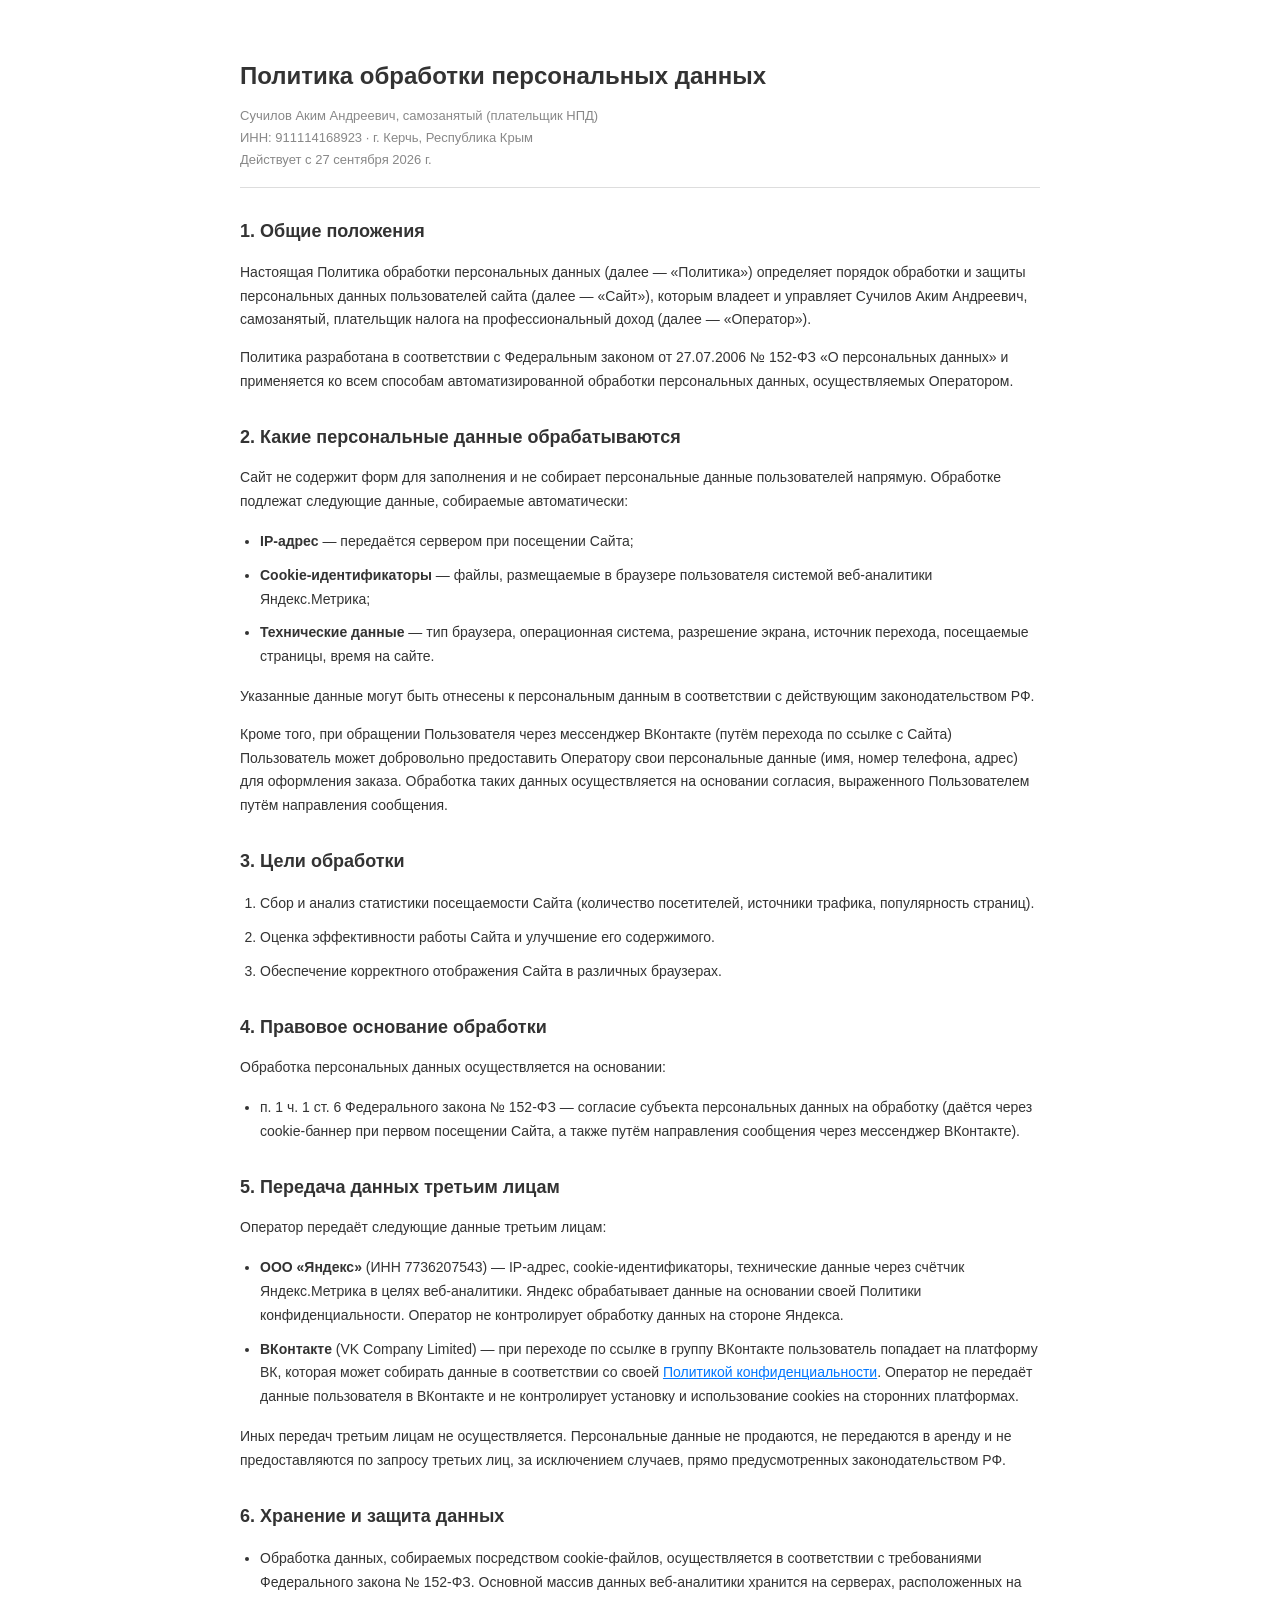
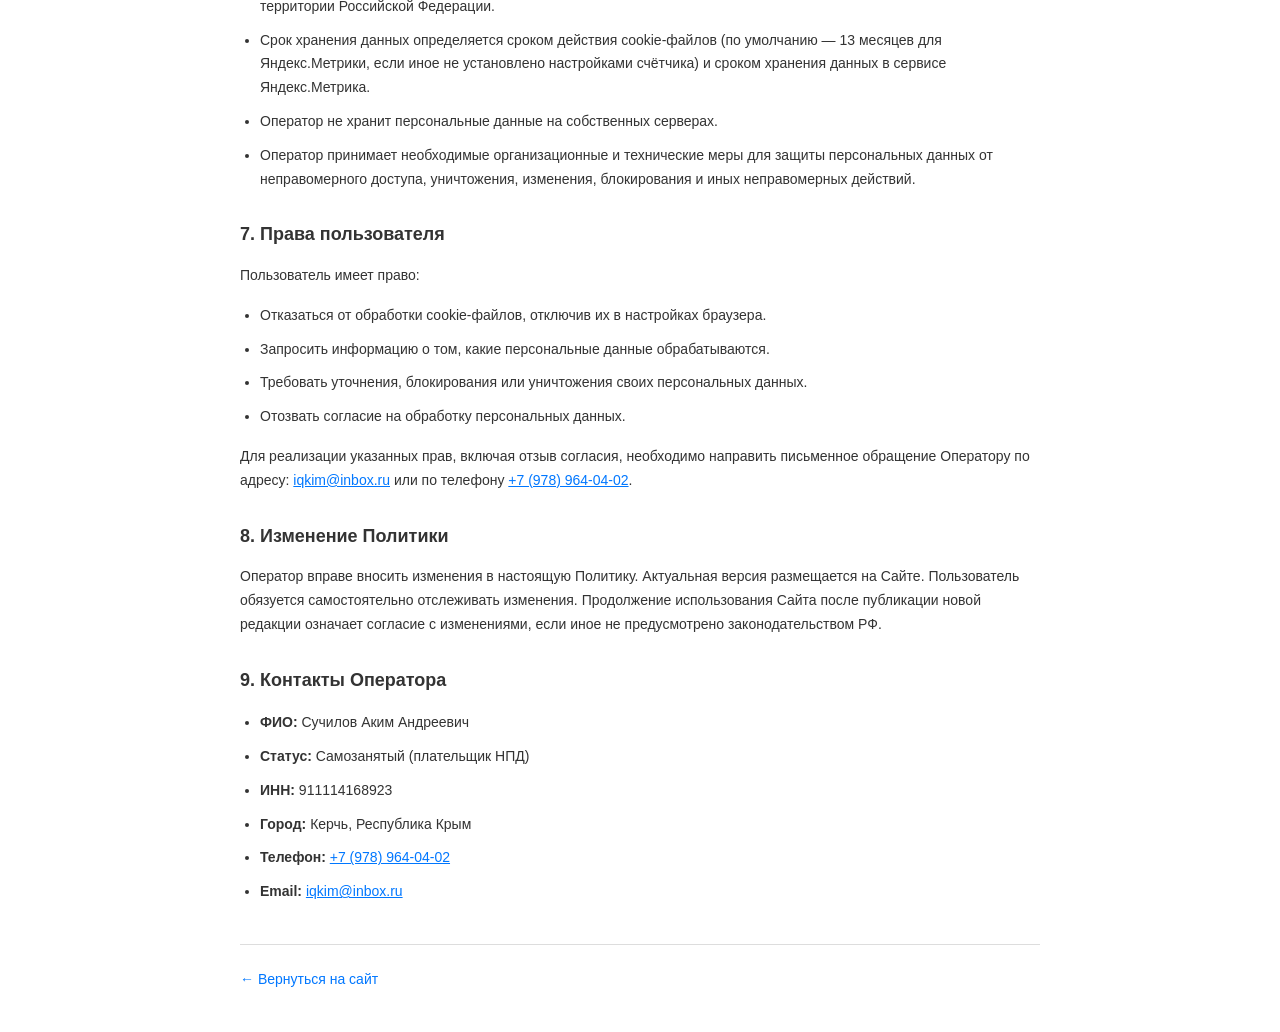
<file: legal/privacy.html>
<!DOCTYPE html>
<html lang="ru">
<head>
<meta charset="UTF-8">
<meta name="viewport" content="width=device-width, initial-scale=1.0">
<title>Политика обработки персональных данных</title>
<style>
  body { font-family: -apple-system, BlinkMacSystemFont, 'Segoe UI', Roboto, sans-serif; max-width: 800px; margin: 0 auto; padding: 40px 20px; color: #333; line-height: 1.7; }
  h1 { font-size: 24px; margin-bottom: 8px; }
  h2 { font-size: 18px; margin: 28px 0 12px; }
  p, li { font-size: 14px; margin-bottom: 10px; }
  ul, ol { padding-left: 20px; margin-bottom: 16px; }
  .meta { color: #888; font-size: 13px; margin-bottom: 24px; padding-bottom: 16px; border-bottom: 1px solid #ddd; }
  a { color: #0077ff; }
  .back { margin-top: 40px; padding-top: 20px; border-top: 1px solid #ddd; }
  .back a { text-decoration: none; font-size: 14px; }
</style>
</head>
<body>

<h1>Политика обработки персональных данных</h1>
<div class="meta">
  Сучилов Аким Андреевич, самозанятый (плательщик НПД)<br>
  ИНН: 911114168923 · г. Керчь, Республика Крым<br>
  Действует с 27 сентября 2026 г.
</div>

<h2>1. Общие положения</h2>
<p>Настоящая Политика обработки персональных данных (далее — «Политика») определяет порядок обработки и защиты персональных данных пользователей сайта (далее — «Сайт»), которым владеет и управляет Сучилов Аким Андреевич, самозанятый, плательщик налога на профессиональный доход (далее — «Оператор»).</p>
<p>Политика разработана в соответствии с Федеральным законом от 27.07.2006 № 152-ФЗ «О персональных данных» и применяется ко всем способам автоматизированной обработки персональных данных, осуществляемых Оператором.</p>

<h2>2. Какие персональные данные обрабатываются</h2>
<p>Сайт не содержит форм для заполнения и не собирает персональные данные пользователей напрямую. Обработке подлежат следующие данные, собираемые автоматически:</p>
<ul>
  <li><strong>IP-адрес</strong> — передаётся сервером при посещении Сайта;</li>
  <li><strong>Cookie-идентификаторы</strong> — файлы, размещаемые в браузере пользователя системой веб-аналитики Яндекс.Метрика;</li>
  <li><strong>Технические данные</strong> — тип браузера, операционная система, разрешение экрана, источник перехода, посещаемые страницы, время на сайте.</li>
</ul>
<p>Указанные данные могут быть отнесены к персональным данным в соответствии с действующим законодательством РФ.</p>
<p>Кроме того, при обращении Пользователя через мессенджер ВКонтакте (путём перехода по ссылке с Сайта) Пользователь может добровольно предоставить Оператору свои персональные данные (имя, номер телефона, адрес) для оформления заказа. Обработка таких данных осуществляется на основании согласия, выраженного Пользователем путём направления сообщения.</p>

<h2>3. Цели обработки</h2>
<ol>
  <li>Сбор и анализ статистики посещаемости Сайта (количество посетителей, источники трафика, популярность страниц).</li>
  <li>Оценка эффективности работы Сайта и улучшение его содержимого.</li>
  <li>Обеспечение корректного отображения Сайта в различных браузерах.</li>
</ol>

<h2>4. Правовое основание обработки</h2>
<p>Обработка персональных данных осуществляется на основании:</p>
<ul>
  <li>п. 1 ч. 1 ст. 6 Федерального закона № 152-ФЗ — согласие субъекта персональных данных на обработку (даётся через cookie-баннер при первом посещении Сайта, а также путём направления сообщения через мессенджер ВКонтакте).</li>
</ul>

<h2>5. Передача данных третьим лицам</h2>
<p>Оператор передаёт следующие данные третьим лицам:</p>
<ul>
  <li><strong>ООО «Яндекс»</strong> (ИНН 7736207543) — IP-адрес, cookie-идентификаторы, технические данные через счётчик Яндекс.Метрика в целях веб-аналитики. Яндекс обрабатывает данные на основании своей Политики конфиденциальности. Оператор не контролирует обработку данных на стороне Яндекса.</li>
  <li><strong>ВКонтакте</strong> (VK Company Limited) — при переходе по ссылке в группу ВКонтакте пользователь попадает на платформу ВК, которая может собирать данные в соответствии со своей <a href="https://vk.ru/privacy" target="_blank" rel="noopener">Политикой конфиденциальности</a>. Оператор не передаёт данные пользователя в ВКонтакте и не контролирует установку и использование cookies на сторонних платформах.</li>
</ul>
<p>Иных передач третьим лицам не осуществляется. Персональные данные не продаются, не передаются в аренду и не предоставляются по запросу третьих лиц, за исключением случаев, прямо предусмотренных законодательством РФ.</p>

<h2>6. Хранение и защита данных</h2>
<ul>
  <li>Обработка данных, собираемых посредством cookie-файлов, осуществляется в соответствии с требованиями Федерального закона № 152-ФЗ. Основной массив данных веб-аналитики хранится на серверах, расположенных на территории Российской Федерации.</li>
  <li>Срок хранения данных определяется сроком действия cookie-файлов (по умолчанию — 13 месяцев для Яндекс.Метрики, если иное не установлено настройками счётчика) и сроком хранения данных в сервисе Яндекс.Метрика.</li>
  <li>Оператор не хранит персональные данные на собственных серверах.</li>
  <li>Оператор принимает необходимые организационные и технические меры для защиты персональных данных от неправомерного доступа, уничтожения, изменения, блокирования и иных неправомерных действий.</li>
</ul>

<h2>7. Права пользователя</h2>
<p>Пользователь имеет право:</p>
<ul>
  <li>Отказаться от обработки cookie-файлов, отключив их в настройках браузера.</li>
  <li>Запросить информацию о том, какие персональные данные обрабатываются.</li>
  <li>Требовать уточнения, блокирования или уничтожения своих персональных данных.</li>
  <li>Отозвать согласие на обработку персональных данных.</li>
</ul>
<p>Для реализации указанных прав, включая отзыв согласия, необходимо направить письменное обращение Оператору по адресу: <a href="mailto:iqkim@inbox.ru">iqkim@inbox.ru</a> или по телефону <a href="tel:+79789640402">+7 (978) 964-04-02</a>.</p>

<h2>8. Изменение Политики</h2>
<p>Оператор вправе вносить изменения в настоящую Политику. Актуальная версия размещается на Сайте. Пользователь обязуется самостоятельно отслеживать изменения. Продолжение использования Сайта после публикации новой редакции означает согласие с изменениями, если иное не предусмотрено законодательством РФ.</p>

<h2>9. Контакты Оператора</h2>
<ul>
  <li><strong>ФИО:</strong> Сучилов Аким Андреевич</li>
  <li><strong>Статус:</strong> Самозанятый (плательщик НПД)</li>
  <li><strong>ИНН:</strong> 911114168923</li>
  <li><strong>Город:</strong> Керчь, Республика Крым</li>
  <li><strong>Телефон:</strong> <a href="tel:+79789640402">+7 (978) 964-04-02</a></li>
  <li><strong>Email:</strong> <a href="mailto:iqkim@inbox.ru">iqkim@inbox.ru</a></li>
</ul>

<div class="back"><a href="/">← Вернуться на сайт</a></div>

</body>
</html>
</file>
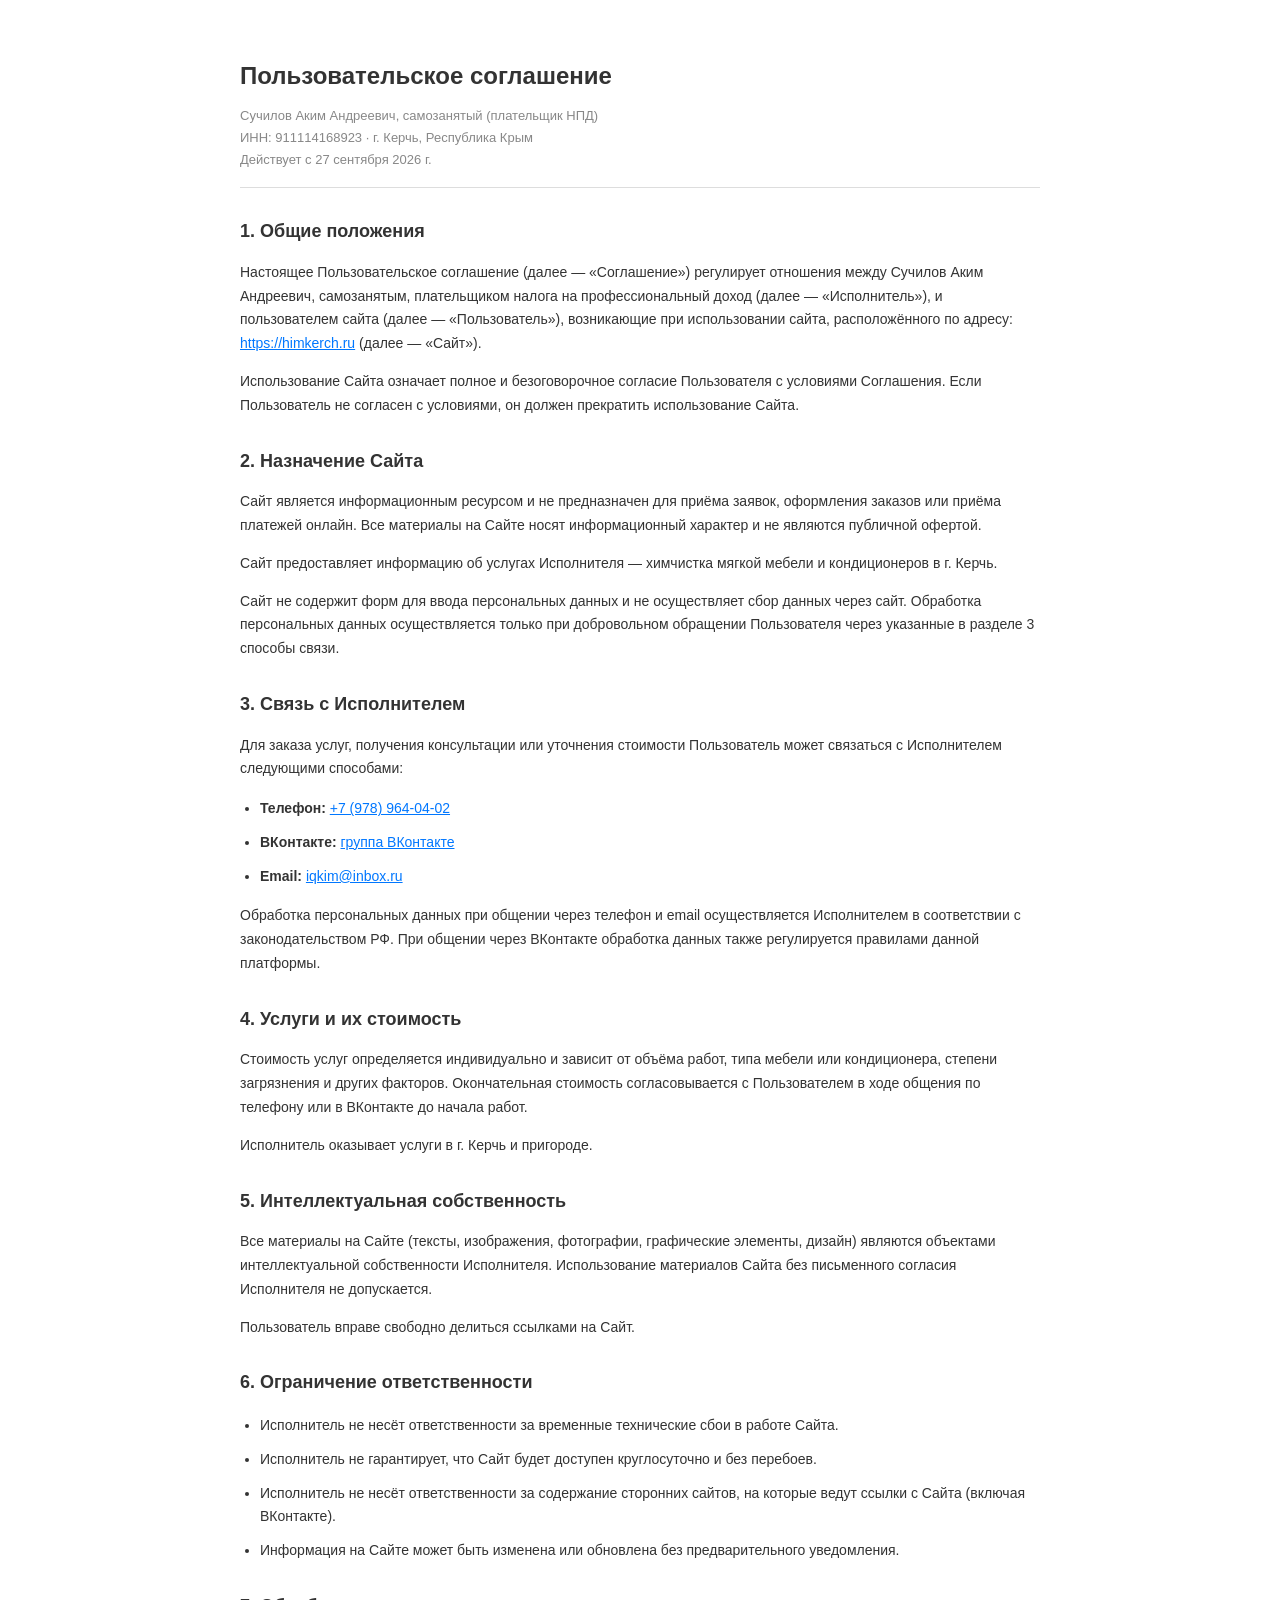
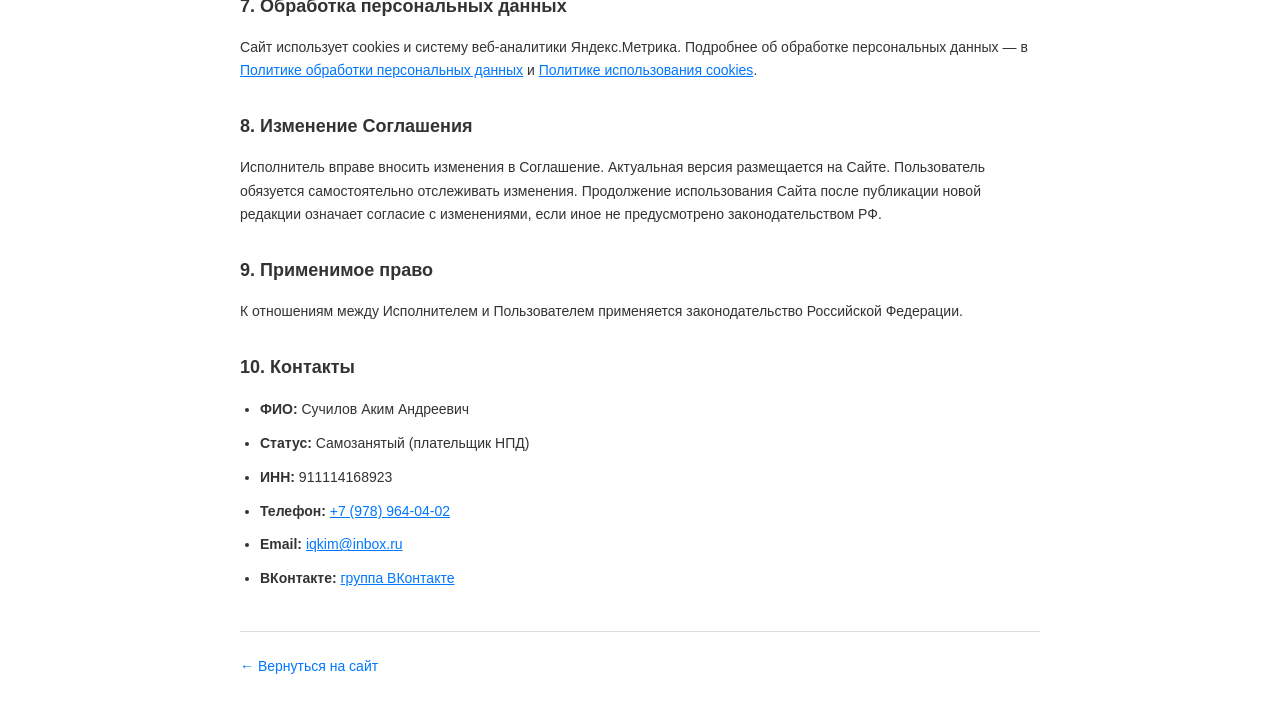
<file: legal/terms.html>
<!DOCTYPE html>
<html lang="ru">
<head>
<meta charset="UTF-8">
<meta name="viewport" content="width=device-width, initial-scale=1.0">
<title>Пользовательское соглашение</title>
<style>
  body { font-family: -apple-system, BlinkMacSystemFont, 'Segoe UI', Roboto, sans-serif; max-width: 800px; margin: 0 auto; padding: 40px 20px; color: #333; line-height: 1.7; }
  h1 { font-size: 24px; margin-bottom: 8px; }
  h2 { font-size: 18px; margin: 28px 0 12px; }
  p, li { font-size: 14px; margin-bottom: 10px; }
  ul, ol { padding-left: 20px; margin-bottom: 16px; }
  .meta { color: #888; font-size: 13px; margin-bottom: 24px; padding-bottom: 16px; border-bottom: 1px solid #ddd; }
  a { color: #0077ff; }
  .back { margin-top: 40px; padding-top: 20px; border-top: 1px solid #ddd; }
  .back a { text-decoration: none; font-size: 14px; }
</style>
</head>
<body>

<h1>Пользовательское соглашение</h1>
<div class="meta">
  Сучилов Аким Андреевич, самозанятый (плательщик НПД)<br>
  ИНН: 911114168923 · г. Керчь, Республика Крым<br>
  Действует с 27 сентября 2026 г.
</div>

<h2>1. Общие положения</h2>
<p>Настоящее Пользовательское соглашение (далее — «Соглашение») регулирует отношения между Сучилов Аким Андреевич, самозанятым, плательщиком налога на профессиональный доход (далее — «Исполнитель»), и пользователем сайта (далее — «Пользователь»), возникающие при использовании сайта, расположённого по адресу: <a href="https://himkerch.ru">https://himkerch.ru</a> (далее — «Сайт»).</p>
<p>Использование Сайта означает полное и безоговорочное согласие Пользователя с условиями Соглашения. Если Пользователь не согласен с условиями, он должен прекратить использование Сайта.</p>

<h2>2. Назначение Сайта</h2>
<p>Сайт является информационным ресурсом и не предназначен для приёма заявок, оформления заказов или приёма платежей онлайн. Все материалы на Сайте носят информационный характер и не являются публичной офертой.</p>
<p>Сайт предоставляет информацию об услугах Исполнителя — химчистка мягкой мебели и кондиционеров в г. Керчь.</p>
<p>Сайт не содержит форм для ввода персональных данных и не осуществляет сбор данных через сайт. Обработка персональных данных осуществляется только при добровольном обращении Пользователя через указанные в разделе 3 способы связи.</p>

<h2>3. Связь с Исполнителем</h2>
<p>Для заказа услуг, получения консультации или уточнения стоимости Пользователь может связаться с Исполнителем следующими способами:</p>
<ul>
  <li><strong>Телефон:</strong> <a href="tel:+79789640402">+7 (978) 964-04-02</a></li>
  <li><strong>ВКонтакте:</strong> <a href="https://vk.ru/himchistka_kerch82" target="_blank" rel="noopener">группа ВКонтакте</a></li>
  <li><strong>Email:</strong> <a href="mailto:iqkim@inbox.ru">iqkim@inbox.ru</a></li>
</ul>
<p>Обработка персональных данных при общении через телефон и email осуществляется Исполнителем в соответствии с законодательством РФ. При общении через ВКонтакте обработка данных также регулируется правилами данной платформы.</p>

<h2>4. Услуги и их стоимость</h2>
<p>Стоимость услуг определяется индивидуально и зависит от объёма работ, типа мебели или кондиционера, степени загрязнения и других факторов. Окончательная стоимость согласовывается с Пользователем в ходе общения по телефону или в ВКонтакте до начала работ.</p>
<p>Исполнитель оказывает услуги в г. Керчь и пригороде.</p>

<h2>5. Интеллектуальная собственность</h2>
<p>Все материалы на Сайте (тексты, изображения, фотографии, графические элементы, дизайн) являются объектами интеллектуальной собственности Исполнителя. Использование материалов Сайта без письменного согласия Исполнителя не допускается.</p>
<p>Пользователь вправе свободно делиться ссылками на Сайт.</p>

<h2>6. Ограничение ответственности</h2>
<ul>
  <li>Исполнитель не несёт ответственности за временные технические сбои в работе Сайта.</li>
  <li>Исполнитель не гарантирует, что Сайт будет доступен круглосуточно и без перебоев.</li>
  <li>Исполнитель не несёт ответственности за содержание сторонних сайтов, на которые ведут ссылки с Сайта (включая ВКонтакте).</li>
  <li>Информация на Сайте может быть изменена или обновлена без предварительного уведомления.</li>
</ul>

<h2>7. Обработка персональных данных</h2>
<p>Сайт использует cookies и систему веб-аналитики Яндекс.Метрика. Подробнее об обработке персональных данных — в <a href="privacy.html">Политике обработки персональных данных</a> и <a href="cookies.html">Политике использования cookies</a>.</p>

<h2>8. Изменение Соглашения</h2>
<p>Исполнитель вправе вносить изменения в Соглашение. Актуальная версия размещается на Сайте. Пользователь обязуется самостоятельно отслеживать изменения. Продолжение использования Сайта после публикации новой редакции означает согласие с изменениями, если иное не предусмотрено законодательством РФ.</p>

<h2>9. Применимое право</h2>
<p>К отношениям между Исполнителем и Пользователем применяется законодательство Российской Федерации.</p>

<h2>10. Контакты</h2>
<ul>
  <li><strong>ФИО:</strong> Сучилов Аким Андреевич</li>
  <li><strong>Статус:</strong> Самозанятый (плательщик НПД)</li>
  <li><strong>ИНН:</strong> 911114168923</li>
  <li><strong>Телефон:</strong> <a href="tel:+79789640402">+7 (978) 964-04-02</a></li>
  <li><strong>Email:</strong> <a href="mailto:iqkim@inbox.ru">iqkim@inbox.ru</a></li>
  <li><strong>ВКонтакте:</strong> <a href="https://vk.ru/himchistka_kerch82" target="_blank" rel="noopener">группа ВКонтакте</a></li>
</ul>

<div class="back"><a href="/">← Вернуться на сайт</a></div>

</body>
</html>
</file>
<file: styles/style.css>
/* =========================================
   СБРОС И БАЗА (MOBILE-FIRST ПО УМОЛЧАНИЮ)
   ========================================= */

*, *::before, *::after {
    box-sizing: border-box;
    margin: 0;
    padding: 0;
    -webkit-tap-highlight-color: transparent;
    text-decoration: none;
}

html {
    scroll-behavior: smooth;
}

body {
    font-family: 'Inter', system-ui, -apple-system, sans-serif;
    color: #1a202c;
    line-height: 1.6;
    font-size: 16px;
    margin: 5px;
}

body img {
    user-select: none;
    -webkit-user-select: none;
}


/* =========================================
   КНОПКА ВОЗВРАТА НАВЕРХ
   ========================================= */

.scroll-top {
    position: fixed;
    bottom: calc(20px + env(safe-area-inset-bottom));
    right: 20px;
    width: 48px;
    height: 48px;
    background: rgba(15, 43, 70, 0.6);
    color: #fff;
    font-size: 24px;
    border-radius: 50%;
    display: flex;
    align-items: center;
    justify-content: center;
    opacity: 0;
    visibility: hidden;
    transition: opacity 0.3s ease, visibility 0.3s ease;
    z-index: 100;
}

.scroll-top.visible {
    opacity: 1;
    visibility: visible;
}

.scroll-top:hover {
    background: rgba(15, 43, 70, 0.9);
}


/* =========================================
   ФОН С ГРАДИЕНТОМ
   ========================================= */

.fon {
    background: linear-gradient(180deg, #e8f4f8 0%, #84bbd4 100%);
    background-attachment: fixed;
    min-height: 100vh;
    position: relative;
    overflow-x: hidden;
    border-radius: 20px;
}


/* =========================================
   ДВА ДЕКОРАТИВНЫХ ПЯТНА
   ========================================= */

body::before,
body::after {
    content: '';
    position: fixed;
    border-radius: 50%;
    pointer-events: none;
    z-index: -1;
    background: radial-gradient(circle, rgba(100, 181, 246, 0.25) 0%, transparent 70%);
}

body::before {
    width: 400px;
    height: 400px;
    top: -120px;
    right: -100px;
}

body::after {
    width: 350px;
    height: 350px;
    bottom: -100px;
    left: -80px;
    background: radial-gradient(circle, rgba(66, 165, 245, 0.2) 0%, transparent 70%);
}


/* =========================================
   САМЫЙ ВЕРХНИЙ БЛОК С ЛОГОТИПОМ И НОМЕРОМ
   ========================================= */

.head-info {
    display: flex;
    align-items: center;
    justify-content: space-between;
    margin: 0 0 5px 0;
    padding: 0 10px;
    background: linear-gradient(to right, #84bbd4, #fefefe);
    border-radius: 20px;
}

.header-logo {
    width: 50px;
    height: auto;
}

.phone-block {
    display: flex;
    justify-content: center;
    align-items: center;
    gap: 10px;
}

.phone-block img {
    margin-top: 7px;
}

.number {
    font-size: 12px;
    color: #4a5568;
    text-align: right;
}

.phone {
    max-width: 38px;
    height: auto;
}

.call-btn {
    display: inline-block;
    animation: ring 1.5s infinite;
    transform-origin: center;
    -webkit-tap-highlight-color: transparent;
    touch-action: manipulation;
}

@keyframes ring {
    0%   { transform: rotate(0); }
    10%  { transform: rotate(15deg); }
    20%  { transform: rotate(-15deg); }
    30%  { transform: rotate(10deg); }
    40%  { transform: rotate(-10deg); }
    50%  { transform: rotate(5deg); }
    60%  { transform: rotate(-5deg); }
    100% { transform: rotate(0); }
}


/* =========================================
   КОНТЕЙНЕР
   ========================================= */

.container {
    width: 100%;
    padding: 0 16px;
    margin: 0 auto;
    position: relative;
    z-index: 1;
}


/* =========================================
   HERO-СЕКЦИЯ
   ========================================= */

.hero {
    position: relative;
    text-align: center;
    padding: 20px 0 0 0;
}

.hero h1,
.hero p,
.hero a,
.btn-order,
.hero-bg {
    position: relative;
    z-index: 1;
}

.hero-bg {
    max-width: 400px;
    width: 100%;
    height: auto;
    margin-top: 20px;
}

.hero h1 {
    font-size: 1.75rem;
    font-weight: 700;
    color: #0f2b46;
    margin-bottom: 16px;
    line-height: 1.2;
    background: linear-gradient(to right, #2f5b85, #082b4b);
    -webkit-background-clip: text;
    background-clip: text;
    color: transparent;
}

.hero p {
    font-size: 1rem;
    color: #4a5568;
    margin-bottom: 24px;
}

.btn-order {
    display: inline-block;
    background: linear-gradient(to right, #4078ac, #0f518e);
    color: #ffffff;
    font-weight: 600;
    padding: 14px 28px;
    border: none;
    border-radius: 12px;
    font-size: 15px;
    cursor: pointer;
    width: 100%;
    max-width: 320px;
    transition: all 0.1s ease;
}

.btn-order:hover {
    background-color: #1a4a7a;
    transform: translateY(-1px);
    box-shadow: 0 10px 20px rgba(15, 43, 70, 0.2);
}

.btn-order:active {
    transform: scale(0.99);
}


/* =========================================
   СЕКЦИИ КОНТЕНТА
   ========================================= */

.section-content {
    padding: 30px 0 0 0;
    position: relative;
    z-index: 2;
}

.section-content h2 {
    text-align: center;
    font-size: 20px;
    color: #0f2b46;
    margin-bottom: 16px;
}

.section-content .container > p,
.section-content .container > div:not([class]) {
    text-align: center;
    font-size: 1rem;
    color: #4a5568;
}


/* =========================================
   ВЫБОР РАЗДЕЛА УСЛУГИ
   ========================================= */

.cards-row {
    display: flex;
    justify-content: space-between;
    align-items: center;
    gap: 20px;
    padding: 0 10px;
    border-radius: 10px;
    margin-bottom: 10px;
}

.card-label {
    font-size: 1rem;
    color: #0f2b46;
    font-weight: 600;
    text-align: center;
    margin-bottom: 8px;
}

.card-img {
    width: 100%;
    max-width: 180px;
    height: auto;
    display: block;
    margin: 8px auto;
    border-radius: 10%;
    box-shadow: 0 0 4px rgba(0, 0, 0, 0.5);
    border: 1px solid white;
    transition: transform 0.1s ease;
    cursor: pointer;
    touch-action: manipulation;
}

.card-img:active {
    transform: scale(0.95);
}

.cards-row-title {
    text-align: center;
    font-size: 1rem;
    color: #4a5568;
}


/* =========================================
   БЛОК ПРЕИМУЩЕСТВ
   ========================================= */

.opis-card-him {
    background-color: white;
    margin-bottom: 15px;
    border-radius: 10px;
    color: #4a5568;
    padding: 16px;
    display: flex;
    flex-direction: column;
    align-items: center;
    gap: 12px;
}

.opis-card-him p {
    text-align: center;
    margin: 0;
    width: 100%;
}

.opis-card-him span {
    font-weight: bold;
}

.opis-card-him img {
    width: 100%;
    max-width: 180px;
    height: auto;
    object-fit: contain;
    display: block;
    margin: 0 auto;
}

#him,
#split {
    display: block;
    margin-left: auto;
    margin-right: auto;
    text-align: center;
    background: linear-gradient(to right, #4078ac, #0f518e);
    color: #ffffff;
    font-weight: 600;
    padding: 14px 28px;
    border: none;
    border-radius: 12px;
    font-size: 15px;
    max-width: 100%;
    width: 100%;
    margin-bottom: 36px;
}


/* =========================================
   ГАЛЕРЕЯ (КАРУСЕЛЬ)
   ========================================= */

.carousel {
    position: relative;
    overflow: hidden;
    width: 100%;
    max-width: 400px;
    margin: 0 auto;
    border-radius: 10px;
}

.carousel-track {
    display: flex;
    transition: transform 0.3s ease;
    will-change: transform;
}

.carousel-track img {
    width: 100%;
    height: auto;
    max-height: 80vh;
    object-fit: contain;
    flex-shrink: 0;
    display: block;
    border-radius: 10px;
    box-shadow: 0 1px 10px rgba(0, 0, 0, 0.3);
    -webkit-user-drag: none;
}

.carousel-btn {
    position: absolute;
    top: 42%;
    transform: translateY(-1px);
    color: #fff;
    border: none;
    font-size: 28px;
    width: 40px;
    height: 40px;
    cursor: pointer;
    z-index: 2;
    background: none;
}

.carousel-btn:active {
    transform: scale(0.99);
}

.carousel-btn.prev {
    left: 10px;
}

.carousel-btn.next {
    right: 10px;
}

.commit-carousel {
    margin-top: 10px;
    text-align: center;
    font-size: 1rem;
    color: #4a5568;
}

#do-posle-split {
    padding: 0;
}


/* =========================================
   РАЗДЕЛ ПРАЙСА
   ========================================= */

.price-zagolovok {
    padding-top: 30px;
}

.price-card {
    background-color: white;
    margin-bottom: 15px;
    border-radius: 10px;
    color: #4a5568;
    min-height: 140px;
    height: auto;
    position: relative;
    overflow: hidden;
}

.price-card p {
    text-align: left;
    max-width: 200px;
    position: absolute;
    z-index: 1;
    margin: 8px;
}

.price-card span {
    font-weight: 600;
}

.price-card img {
    position: absolute;
    right: -30%;
    top: 50%;
    transform: translateY(-50%);
    max-width: 100%;
    width: 100%;
    height: auto;
    object-fit: contain;
    z-index: 0;
    -webkit-mask-image:
        linear-gradient(to right, transparent 0%, black 30%),
        linear-gradient(to bottom, transparent 0%, black 20%, black 80%, transparent 100%);
    -webkit-mask-composite: source-in;
    mask-image:
        linear-gradient(to right, transparent 0%, black 30%),
        linear-gradient(to bottom, transparent 0%, black 20%, black 80%, transparent 100%);
    mask-composite: intersect;
}

.na-vibor {
    font-size: 1rem;
    color: #4a5568;
    padding: 0 16px;
    text-align: center;
}


/* =========================================
   КНОПКА «НАПИСАТЬ ИЛИ ПОЗВОНИТЬ»
   ========================================= */

.phone-cta,
.phone-cta-text {
    display: flex;
    justify-content: center;
    align-items: center;
    margin: 10px;
}


/* =========================================
   СПИСКИ «ЧТО ВХОДИТ» И «ИЗ ЧЕГО ЦЕНА»
   ========================================= */

.price-section-title {
    padding-top: 60px;
}

.list-block {
    background-color: white;
    border-radius: 10px;
    color: #4a5568;
    padding: 10px;
    margin-bottom: 30px;
}

.list-block ul {
    text-align: left;
    margin-left: 20px;
}

.list-title {
    padding-top: 30px;
}

.price-lists-row {
    display: flex;
    flex-direction: column;
    gap: 0;
}

.price-list-col {
    width: 100%;
}


/* =========================================
   СЕТКИ (GRID) — БАЗА
   ========================================= */

.price-grid,
.reviews-grid,
.split-grid {
    display: grid;
    grid-template-columns: 1fr;
    gap: 15px;
}


/* =========================================
   РАЗДЕЛ ОТЗЫВЫ
   ========================================= */

.reviews-title {
    text-align: center;
    padding-top: 30px;
    margin-bottom: 16px;
}

.reviews-subtitle {
    font-size: 1rem;
    color: #4a5568;
    margin-bottom: 15px;
    text-align: center;
}

.review-card {
    display: block;
    background-color: white;
    overflow: hidden;
    margin-bottom: 15px;
    padding-bottom: 5px;
    border-radius: 10px;
}

.review-card img {
    display: block;
    max-width: 100%;
    width: 100%;
    height: auto;
}

.review-card p {
    text-align: left;
    padding: 0 16px 5px 16px;
    font-size: 16px;
    color: black;
}


/* =========================================
   РАЗДЕЛ ЧИСТКА КОНДИЦИОНЕРОВ
   ========================================= */

.split-container {
    width: 100%;
    padding: 16px 0;
    margin: 0 auto;
    position: relative;
    z-index: 1;
}

.split-title {
    text-align: center;
    font-size: 20px;
    color: #0f2b46;
    margin-bottom: 16px;
}

.split-subtitle {
    padding-bottom: 16px;
    text-align: center;
    color: #4a5568;
}

.split-card {
    background-color: white;
    margin-bottom: 15px;
    border-radius: 10px;
    color: #4a5568;
    padding: 16px;
    display: flex;
    flex-direction: column;
    align-items: center;
    gap: 12px;
}

.split-card img {
    width: 100%;
    max-width: 300px;
    height: auto;
    object-fit: contain;
    display: block;
    margin: 0 auto;
    -webkit-mask-image:
        linear-gradient(to right, transparent 0%, black 15%, black 85%, transparent 100%),
        linear-gradient(to bottom, transparent 0%, black 15%, black 85%, transparent 100%);
    -webkit-mask-composite: source-in;
    mask-image:
        linear-gradient(to right, transparent 0%, black 15%, black 85%, transparent 100%),
        linear-gradient(to bottom, transparent 0%, black 15%, black 85%, transparent 100%);
    mask-composite: intersect;
}

.split-card p {
    text-align: center;
    margin: 0;
    width: 100%;
}

#price-container {
    padding: 0;
}

.foto-me {
    display: flex;
    justify-content: center;
    max-width: 100%;
    width: 100%;
    height: auto;
}

#oferta {
    font-size: 0.85rem;
    color: #4a5568;
    text-align: center;
    margin: 10px 16px 0px 16px;
    font-style: italic;
}

.master-zagolovok {
    padding-top: 30px;
}

.about-master {
    display: flex;
    align-items: center;
    gap: 24px;
    background: white;
    padding: 16px;
    border-radius: 10px;
    margin-top: 16px;
}

.master-text {
    margin-bottom: 10px;
    text-align: justify;
}

.master-text p {
    margin-bottom: 16px;
}


/* =========================================
   ПОДВАЛ
   ========================================= */

footer {
    background-color: rgba(15, 43, 70, 0.9);
    color: #ffffff;
    padding: 40px 20px 20px;
}

.footer-grid {
    max-width: 1100px;
    margin: 0 auto;
    display: grid;
    grid-template-columns: 1.5fr 1fr 1fr;
    gap: 32px;
    padding-bottom: 28px;
    border-bottom: 1px solid #444;
}

.footer-brand .logo {
    font-size: 18px;
    font-weight: 700;
    color: #fff;
    margin-bottom: 8px;
}

.footer-brand .tagline {
    font-size: 13px;
    color: #999;
    margin-bottom: 16px;
}

.footer-brand .status {
    display: inline-block;
    background: #1a1a1a;
    border: 1px solid #555;
    border-radius: 4px;
    padding: 3px 10px;
    font-size: 12px;
    color: #aaa;
    margin-bottom: 16px;
}

.contacts-block {
    font-size: 13px;
    line-height: 1.8;
}

.contacts-block a {
    color: #7ab3ff;
    text-decoration: none;
}

.contacts-block a:hover {
    text-decoration: underline;
}

.footer-col h4 {
    font-size: 14px;
    color: #fff;
    margin-bottom: 14px;
    font-weight: 600;
}

.footer-col ul {
    list-style: none;
}

.footer-col ul li {
    margin-bottom: 8px;
}

.footer-col ul li a {
    font-size: 13px;
    color: #999;
    text-decoration: none;
    transition: color .2s;
}

.footer-col ul li a:hover {
    color: #fff;
}

.btn-vk {
    display: inline-block;
    background: #0077ff;
    color: #fff !important;
    padding: 8px 18px;
    border-radius: 6px;
    font-size: 13px;
    text-decoration: none;
    margin-top: 4px;
    transition: background .2s;
}

.btn-vk:hover {
    background: #0066dd;
}

.btn-call {
    display: inline-block;
    background: #2ecc71;
    color: #fff !important;
    padding: 8px 18px;
    border-radius: 6px;
    font-size: 13px;
    text-decoration: none;
    margin-top: 8px;
    transition: background .2s;
}

.btn-call:hover {
    background: #27ae60;
}

.legal-info {
    max-width: 1100px;
    margin: 0 auto;
    padding: 20px 0;
    font-size: 12px;
    color: #888;
    line-height: 1.7;
}

.legal-info strong {
    color: #bbb;
}

.legal-links {
    max-width: 1100px;
    margin: 0 auto;
    display: flex;
    flex-wrap: wrap;
    gap: 10px 20px;
    padding: 16px 0;
    border-top: 1px solid #444;
    border-bottom: 1px solid #444;
}

.legal-links a {
    font-size: 12px;
    color: #7ab3ff;
    text-decoration: none;
}

.legal-links a:hover {
    text-decoration: underline;
}

.footer-bottom {
    max-width: 1100px;
    margin: 0 auto;
    display: flex;
    justify-content: space-between;
    align-items: center;
    padding-top: 16px;
    font-size: 12px;
    color: #777;
}

.footer-bottom a {
    color: #999;
    text-decoration: none;
    margin-left: 14px;
}

.footer-bottom a:hover {
    color: #fff;
}


/* =========================================
   ПЛАШКА ПРО COOKIES
   ========================================= */

.cookie-banner {
    position: fixed;
    bottom: 0;
    left: 0;
    right: 0;
    background: rgba(15, 43, 70, 0.95);
    color: #ffffff;
    padding: 16px;
    display: flex;
    align-items: center;
    justify-content: space-between;
    gap: 16px;
    z-index: 200;
    transform: translateY(100%);
    transition: transform 0.3s ease;
}

.cookie-banner.show {
    transform: translateY(0);
}

.cookie-text {
    font-size: 13px;
    line-height: 1.5;
    margin: 0;
}

.cookie-text a {
    color: #7ab3ff;
    text-decoration: underline;
}

.cookie-btn {
    background: #ffffff;
    color: #0f2b46;
    border: none;
    padding: 10px 24px;
    border-radius: 8px;
    font-size: 14px;
    font-weight: 600;
    cursor: pointer;
    flex-shrink: 0;
    transition: background 0.2s ease;
}

.cookie-btn:hover {
    background: #e0e0e0;
}


/* =========================================
   АДАПТАЦИЯ — ПЛАНШЕТ (от 768px)
   ========================================= */

@media (min-width: 768px) {
    .container {
        max-width: 720px;
        padding: 0 24px;
    }

    .container p {
        font-size: 1.5rem;
    }

    .review-card p {
        padding-left: 27px;
    }

    .head-info {
        height: 60px;
    }

    .header-logo {
        width: 70px;
        height: auto;
    }

    .phone {
        max-width: 50px;
        width: 100%;
    }

    .number {
        font-size: 15px;
    }

    .hero-bg {
        max-width: 800px;
        width: 100%;
    }

    .hero {
        padding: 70px 0 50px;
    }

    .hero h1 {
        font-size: 2.5rem;
    }

    .hero p {
        font-size: 1.5rem;
    }

    .btn-order {
        padding: 20px;
    }

    .hero button {
        font-size: 20px;
    }

    .section-content {
        padding: 0;
    }

    .section-content h2 {
        font-size: 1.85rem;
        margin-top: 60px;
    }

    body::before {
        width: 550px;
        height: 550px;
        top: -180px;
        right: -150px;
    }

    body::after {
        width: 480px;
        height: 480px;
        bottom: -150px;
        left: -120px;
    }

    .section-content .container > p,
    .section-content .container > div:not([class]) {
        font-size: 1.5rem;
    }

    .carousel {
        max-width: 700px;
        width: 100%;
    }

    .card-img {
        max-width: 260px;
    }

    #him, #split {
        font-size: 1.6rem;
        margin-top: 60px;
        margin-bottom: 0;
    }

    .price-card {
        min-height: 250px;
        height: auto;
    }

    .price-card p {
        padding: 8px 15px;
        margin: 0;
    }

    .commit-carousel {
        margin-top: 15px;
    }

    .na-vibor {
        font-size: 1.5rem;
        padding: 0 65px;
    }

    .phone-cta {
        margin: 0;
    }

    .split-card img {
        max-width: 450px;
        width: 100%;
    }

    .price-section-title,
    .list-title,
    .price-zagolovok,
    .reviews-title,
    .master-zagolovok {
        padding: 0;
    }

    .phone-cta-text {
        font-size: 1.5rem;
    }

    #oferta {
        font-size: 1.3rem;
        padding: 0 60px;
    }

    .price-lists-row {
        flex-direction: row;
        gap: 24px;
        align-items: flex-start;
    }

    .price-list-col {
        flex: 1;
    }

    .scroll-top {
        bottom: calc(70px + env(safe-area-inset-bottom));
        right: 15px;
        width: 44px;
        height: 44px;
        font-size: 22px;
    }
}


/* =========================================
   АДАПТАЦИЯ — ДЕСКТОП (от 1024px)
   ========================================= */

@media (min-width: 1024px) {
    .container {
        max-width: 1200px;
        padding: 0 32px;
    }

    .container p {
        font-size: 1rem;
    }

    .container h2 {
        margin-top: 30px;
    }

    .header-logo {
        width: 50px;
        height: auto;
    }

    .phone {
        max-width: 40px;
        width: 100%;
    }

    .number {
        font-size: 13px;
    }

    .hero {
        padding: 35px 0 0 0;
    }

    .hero h1 {
        font-size: 2.5rem;
    }

    .hero p {
        font-size: 1rem;
        max-width: 600px;
        margin: 0 auto 32px;
    }

    .hero-bg {
        display: flex;
        margin: 0 auto;
        max-width: 600px;
        width: 100%;
    }

    .hero button {
        font-size: 15px;
    }

    .card-img {
        width: 100%;
        max-width: 180px;
        height: auto;
        display: block;
        margin: 8px auto;
        border-radius: 10%;
        box-shadow: 0 0 4px rgba(0, 0, 0, 0.5);
        border: 1px solid white;
        transition: transform 0.3s ease, box-shadow 0.3s ease;
        cursor: pointer;
        touch-action: manipulation;
    }

    .card-img:hover {
        transform: translateY(-8px);
        box-shadow: 0 12px 24px rgba(0, 0, 0, 0.3);
    }

    .section-content {
        padding: 30px 0;
    }

    .section-content .container > p,
    .section-content .container > div:not([class]) {
        font-size: 1rem;
    }

    .cards-row {
        display: flex;
        flex-wrap: wrap;
        justify-content: center;
        gap: 90px;
        max-width: 1100px;
        margin: 0 auto;
    }

    .cards-row-title {
        margin-top: 15px;
        max-width: 800px;
        display: block;
        margin-left: auto;
        margin-right: auto;
        text-align: center;
    }

    .card-label {
        font-size: 1rem;
    }

    .card-img {
        max-width: 350px;
        width: 100%;
    }

    .section-content h2 {
        font-size: 1.3rem;
    }

    #him,
    #split {
        display: block !important;
        margin-left: auto !important;
        margin-right: auto !important;
        text-align: center !important;
        max-width: 600px !important;
        width: 100% !important;
        font-size: 1.3rem !important;
        padding: 0 !important;
        margin-bottom: 30px !important;
    }

    .opis-grid {
        display: flex;
        flex-wrap: wrap;
        justify-content: center;
        gap: 20px;
        max-width: 900px;
        margin: 0 auto;
    }

    .opis-card-him {
        display: flex;
        flex-direction: column;
        gap: 10px;
        justify-content: center;
        align-items: center;
        width: calc(50% - 10px);
        max-width: 500px;
        background: white;
        border-radius: 10px;
        padding: 16px;
    }

    .commit-carousel {
        margin-bottom: 30px;
        padding-top: 15px;
        max-width: 600px;
        width: 100%;
        margin: 0 auto;
    }

    .price-grid {
        grid-template-columns: 1fr 1fr;
        gap: 20px;
    }

    .reviews-grid {
        grid-template-columns: 1fr 1fr;
        gap: 20px;
    }

    .split-grid {
        grid-template-columns: 1fr 1fr;
        gap: 20px;
    }

    .na-vibor {
        font-size: 1rem !important;
        margin-top: 15px;
    }

    .phone-cta-text {
        font-size: 1rem;
        color: #4a5568;
    }

    #oferta {
        font-size: 0.8rem;
        max-width: 800px;
        width: 100%;
        margin: 0 auto;
    }

    .btn-order {
        margin-bottom: 15px;
    }

    body::before {
        width: 800px;
        height: 800px;
        top: -250px;
        right: -200px;
    }

    body::after {
        width: 650px;
        height: 650px;
        bottom: -200px;
        left: -150px;
    }

    .about-master {
        max-width: 800px;
        width: 100%;
        margin: 0 auto;
    }

    /* ===== COOKIE НА ДЕСКТОПЕ — МАЛЕНЬКАЯ СПРАВА ===== */

    .cookie-banner {
        left: auto;
        right: 20px;
        bottom: 20px;
        max-width: 350px;
        border-radius: 12px;
        flex-direction: column;
        align-items: flex-start;
        text-align: left;
        padding: 16px 20px;
        box-shadow: 0 8px 24px rgba(0, 0, 0, 0.2);
        transform: none !important;
        opacity: 0;
        visibility: hidden;
        transition: opacity 0.3s ease, visibility 0.3s ease;
    }

    .cookie-banner.show {
        opacity: 1 !important;
        visibility: visible !important;
    }
}


/* =========================================
   АДАПТАЦИЯ — БОЛЬШОЙ ДЕСКТОП (от 1440px)
   ========================================= */

@media (min-width: 1440px) {
    .container {
        max-width: 1400px;
    }

    .hero h1 {
        font-size: 4rem;
    }

    .hero p {
        font-size: 1.1rem;
        max-width: 700px;
    }

    .opis-grid {
        max-width: 1300px;
        gap: 24px;
    }

    .opis-card-him {
        width: calc(33.333% - 16px);
        max-width: 420px;
    }

    .price-grid {
        grid-template-columns: 1fr 1fr 1fr !important;
        gap: 24px !important;
    }

    .reviews-grid {
        grid-template-columns: 1fr 1fr 1fr !important;
        gap: 24px !important;
    }

    .split-grid {
        grid-template-columns: 1fr 1fr 1fr !important;
        gap: 24px !important;
    }

    .price-lists-row {
        gap: 32px;
    }

    .section-content h2 {
        font-size: 1.6rem;
    }

    .card-label {
        font-size: 1rem;
    }

    #him,
    #split {
        display: block !important;
        margin-left: auto !important;
        margin-right: auto !important;
        text-align: center !important;
        max-width: 600px !important;
        width: 100% !important;
        font-size: 1.5rem !important;
        padding: 0 !important;
        margin-bottom: 30px !important;
    }

    .container p {
        font-size: 1.05rem !important;
    }

    .na-vibor {
        font-size: 1.1rem !important;
    }

    .phone-cta-text {
        font-size: 1.1rem !important;
    }

    #oferta {
        font-size: 0.9rem !important;
        max-width: 900px;
    }

    .review-card p {
        font-size: 17px !important;
    }

    .split-title {
        font-size: 1.6rem;
    }

    .split-subtitle {
        font-size: 1.1rem !important;
    }

    .master-text p {
        font-size: 1.05rem !important;
    }

    .card-img {
        max-width: 400px;
    }

    .section-content .container > p,
    .section-content .container > div:not([class]) {
        text-align: center !important;
        font-size: 1.05rem !important;
        color: #4a5568 !important;
    }

    .commit-carousel {
        text-align: center !important;
        font-size: 1.05rem !important;
        color: #4a5568 !important;
    }

    .cards-row-title {
        text-align: center !important;
        font-size: 1.05rem !important;
        color: #4a5568 !important;
    }
}


/* =========================================
   МОБИЛЬНАЯ ВЕРСИЯ COOKIE И ПОДВАЛА
   ========================================= */

@media (max-width: 768px) {
    .cookie-banner {
        flex-direction: column;
        align-items: stretch;
        text-align: center;
    }

    .cookie-btn {
        width: 100%;
    }

    .about-master {
        flex-direction: column;
        text-align: center;
    }

    .master-text p {
        text-align: center;
    }

    .footer-grid {
        grid-template-columns: 1fr 1fr;
        gap: 20px;
    }

    .footer-bottom {
        flex-direction: column;
        gap: 10px;
    }
}

@media (max-width: 480px) {
    .footer-grid {
        grid-template-columns: 1fr;
    }

    .legal-links {
        flex-direction: column;
        gap: 8px;
    }
}
</file>
